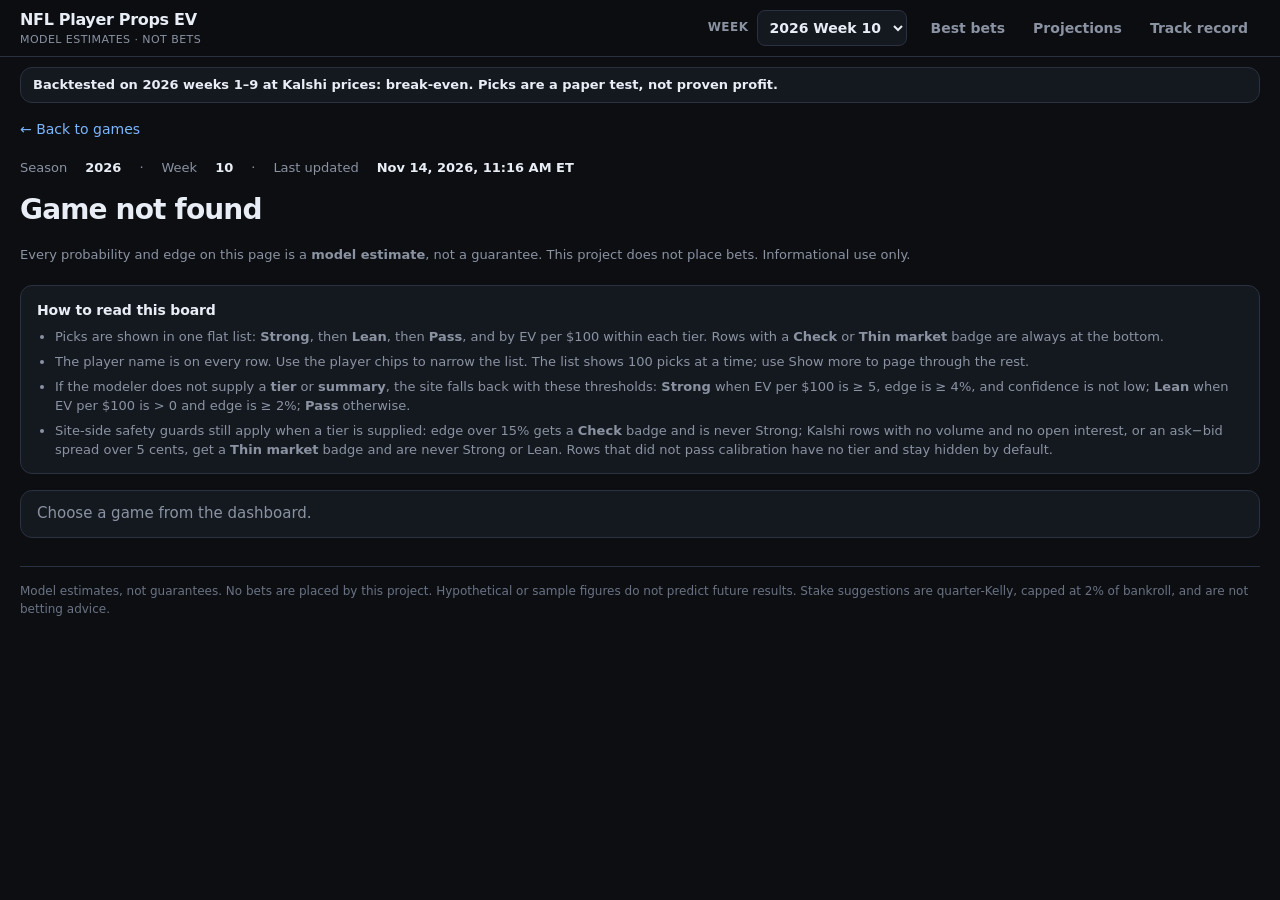
<file: game.html>
<!DOCTYPE html>
<html lang="en">
<head>
  <meta charset="utf-8">
  <meta name="viewport" content="width=device-width, initial-scale=1, viewport-fit=cover">
  <title>Game · NFL Player Props EV</title>
  <meta name="description" content="Model-estimated expected value for one NFL game's player props. Estimates only, not guarantees. No bets are placed.">
  <link rel="stylesheet" href="css/styles.css">
  <link rel="icon" href="data:image/svg+xml,%3Csvg xmlns='http://www.w3.org/2000/svg' viewBox='0 0 16 16'%3E%3Crect width='16' height='16' rx='3' fill='%230c0e12'/%3E%3Cpath d='M3 11 L7 5 L10 9 L13 4' fill='none' stroke='%233ecf8e' stroke-width='1.8' stroke-linecap='round' stroke-linejoin='round'/%3E%3C/svg%3E">
</head>
<body>
  <header class="site-header">
    <div class="wrap">
      <a class="brand" href="index.html">
        <span class="brand-title">NFL Player Props EV</span>
        <span class="brand-sub">Model estimates · not bets</span>
      </a>
      <div class="header-right">
        <label class="week-select">Week
          <select id="week-select" aria-label="Select week"></select>
        </label>
        <nav class="primary" aria-label="Primary">
          <a href="index.html">Best bets</a>
          <a href="projections.html">Projections</a>
          <a href="track-record.html">Track record</a>
        </nav>
      </div>
    </div>
  </header>

  <main class="wrap">
    <a class="site-backtest-banner" id="site-backtest-banner" href="track-record.html#kalshi-backtest">Backtested on 2026 weeks 1–9 at Kalshi prices: break-even. Picks are a paper test, not proven profit.</a>
    <p class="back-row"><a id="back-link" href="index.html#games">← Back to games</a></p>
    <div class="page-meta" id="page-meta"></div>
    <div class="banner sample" id="sample-banner" hidden></div>
    <h1 class="game-title" id="game-title">Loading…</h1>
    <p class="game-kickoff" id="game-kickoff"></p>
    <div class="game-winner" id="game-winner" hidden></div>
    <p class="disclaimer">
      Every probability and edge on this page is a <strong>model estimate</strong>, not a guarantee.
      This project does not place bets. Informational use only.
    </p>

    <aside class="howto" id="howto">
      <h2>How to read this board</h2>
      <ul>
        <li>Picks are shown in one flat list: <strong>Strong</strong>, then <strong>Lean</strong>, then <strong>Pass</strong>, and by EV per $100 within each tier. Rows with a <strong>Check</strong> or <strong>Thin market</strong> badge are always at the bottom.</li>
        <li>The player name is on every row. Use the player chips to narrow the list. The list shows 100 picks at a time; use Show more to page through the rest.</li>
        <li>If the modeler does not supply a <strong>tier</strong> or <strong>summary</strong>, the site falls back with these thresholds: <strong>Strong</strong> when EV per $100 is ≥ 5, edge is ≥ 4%, and confidence is not low; <strong>Lean</strong> when EV per $100 is &gt; 0 and edge is ≥ 2%; <strong>Pass</strong> otherwise.</li>
        <li>Site-side safety guards still apply when a tier is supplied: edge over 15% gets a <strong>Check</strong> badge and is never Strong; Kalshi rows with no volume and no open interest, or an ask−bid spread over 5 cents, get a <strong>Thin market</strong> badge and are never Strong or Lean. Rows that did not pass calibration have no tier and stay hidden by default.</li>
      </ul>
    </aside>

    <div class="banner empty" id="game-missing" hidden></div>

    <div id="game-parlays" hidden></div>

    <div id="game-board">
      <div class="player-chips" id="player-chips" aria-label="Filter by player"></div>
      <div class="results-bar">
        <span id="results-count"></span>
        <label class="toggle inline">
          <input type="checkbox" id="more-details">
          More details
        </label>
        <label class="toggle inline">
          <input type="checkbox" id="filter-failed">
          Show models that did not pass calibration
        </label>
      </div>
      <div class="table-wrap">
        <table class="props" aria-label="Player prop expected value for this game">
          <thead id="props-thead"></thead>
          <tbody id="props-tbody"></tbody>
        </table>
      </div>
      <div class="cards" id="props-cards"></div>
      <div class="pager" id="pager">
        <button type="button" class="pager-btn" id="show-prev" hidden>Previous</button>
        <button type="button" class="pager-btn" id="show-more" hidden>Show more</button>
      </div>
    </div>
  </main>

  <footer class="footer">
    Model estimates, not guarantees. No bets are placed by this project. Hypothetical or sample figures do not predict future results.
    Stake suggestions are quarter-Kelly, capped at 2% of bankroll, and are not betting advice.
  </footer>

  <script src="js/common.js"></script>
  <script src="js/board.js"></script>
  <script src="js/parlays.js"></script>
  <script src="js/game.js"></script>
</body>
</html>
</file>
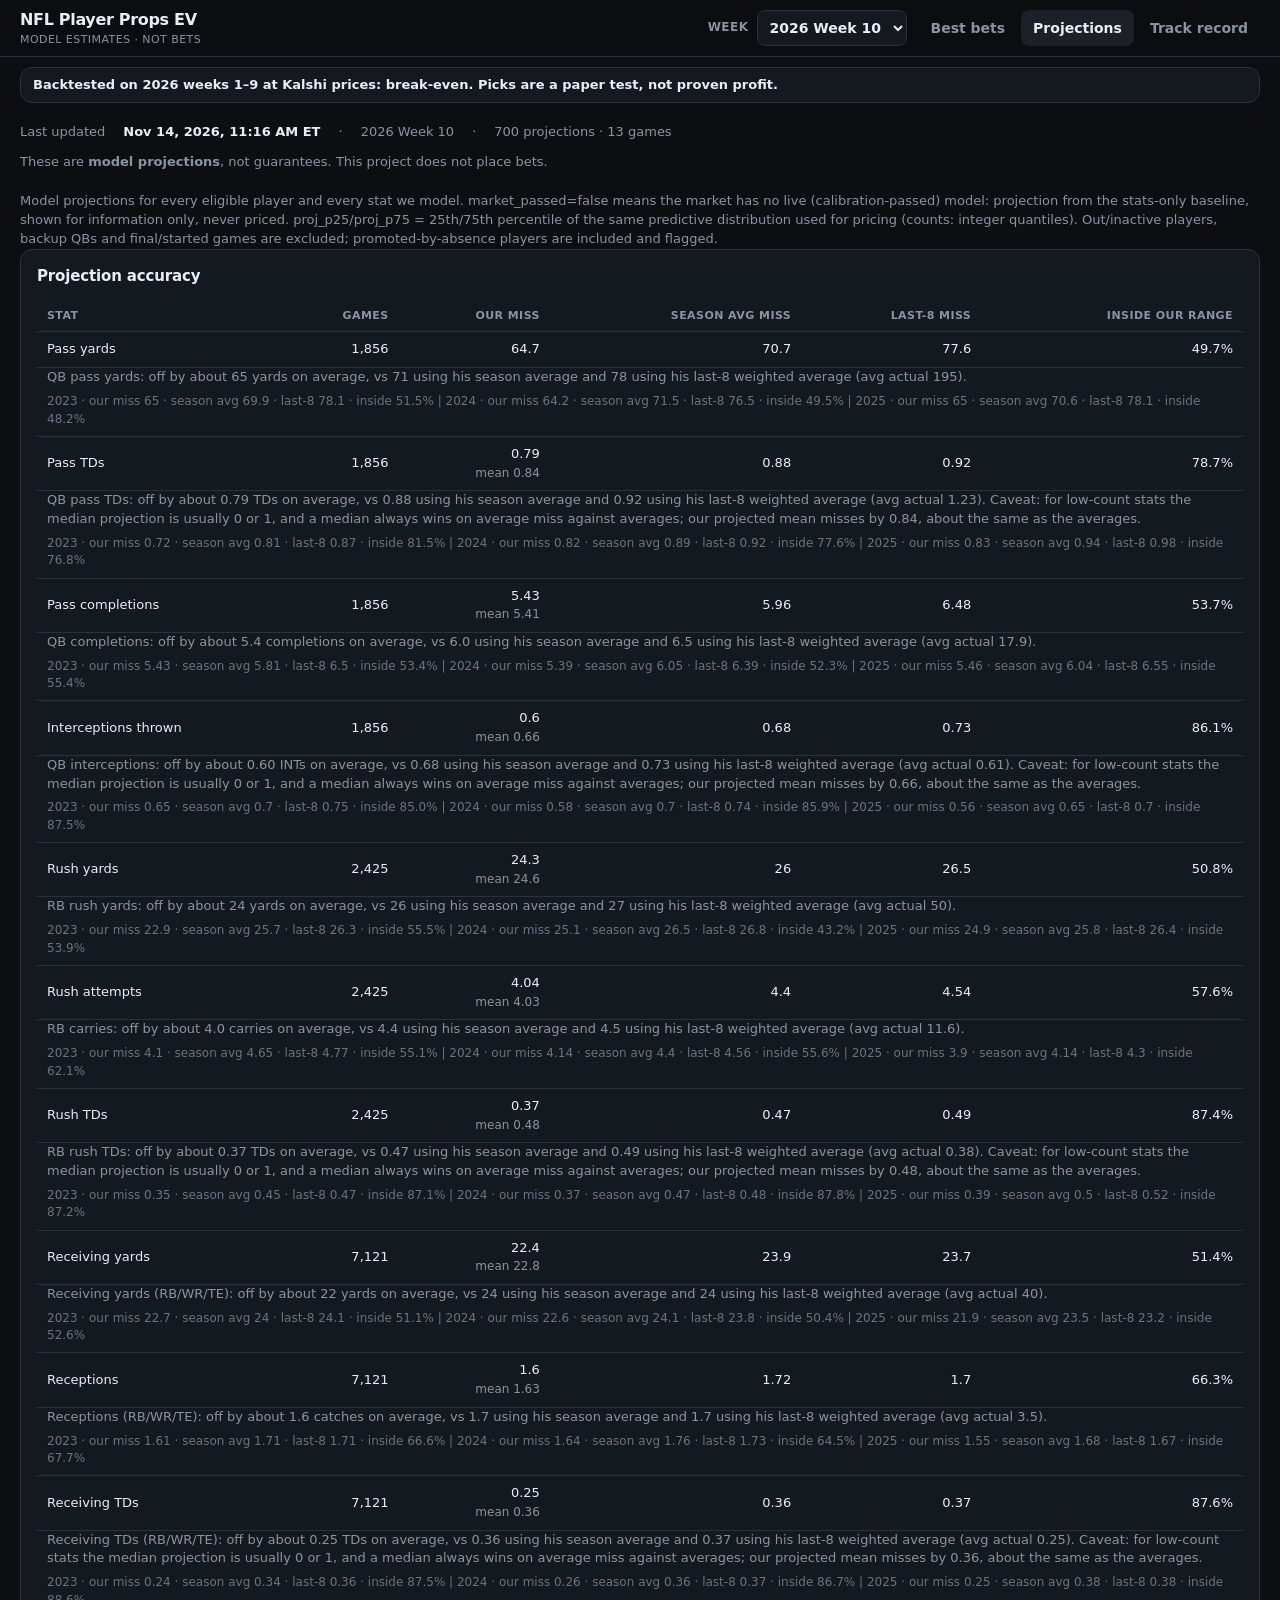
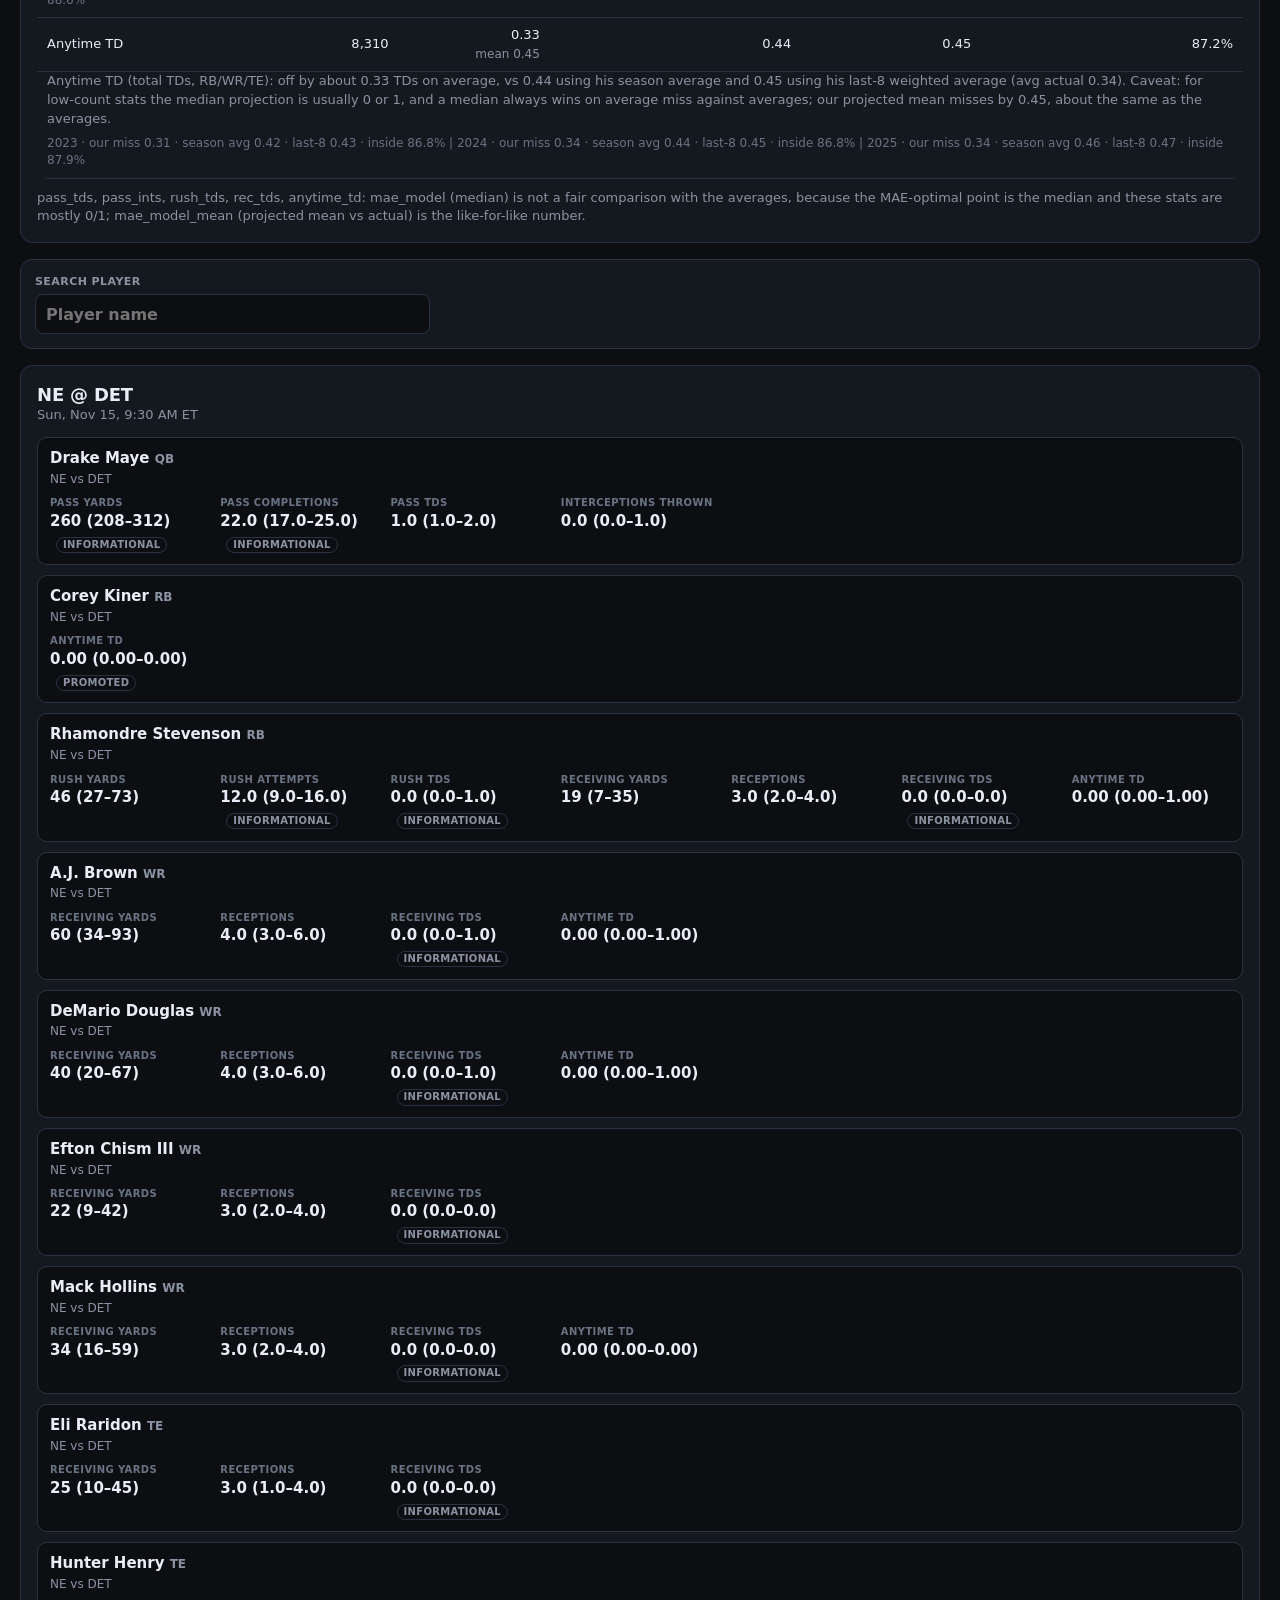
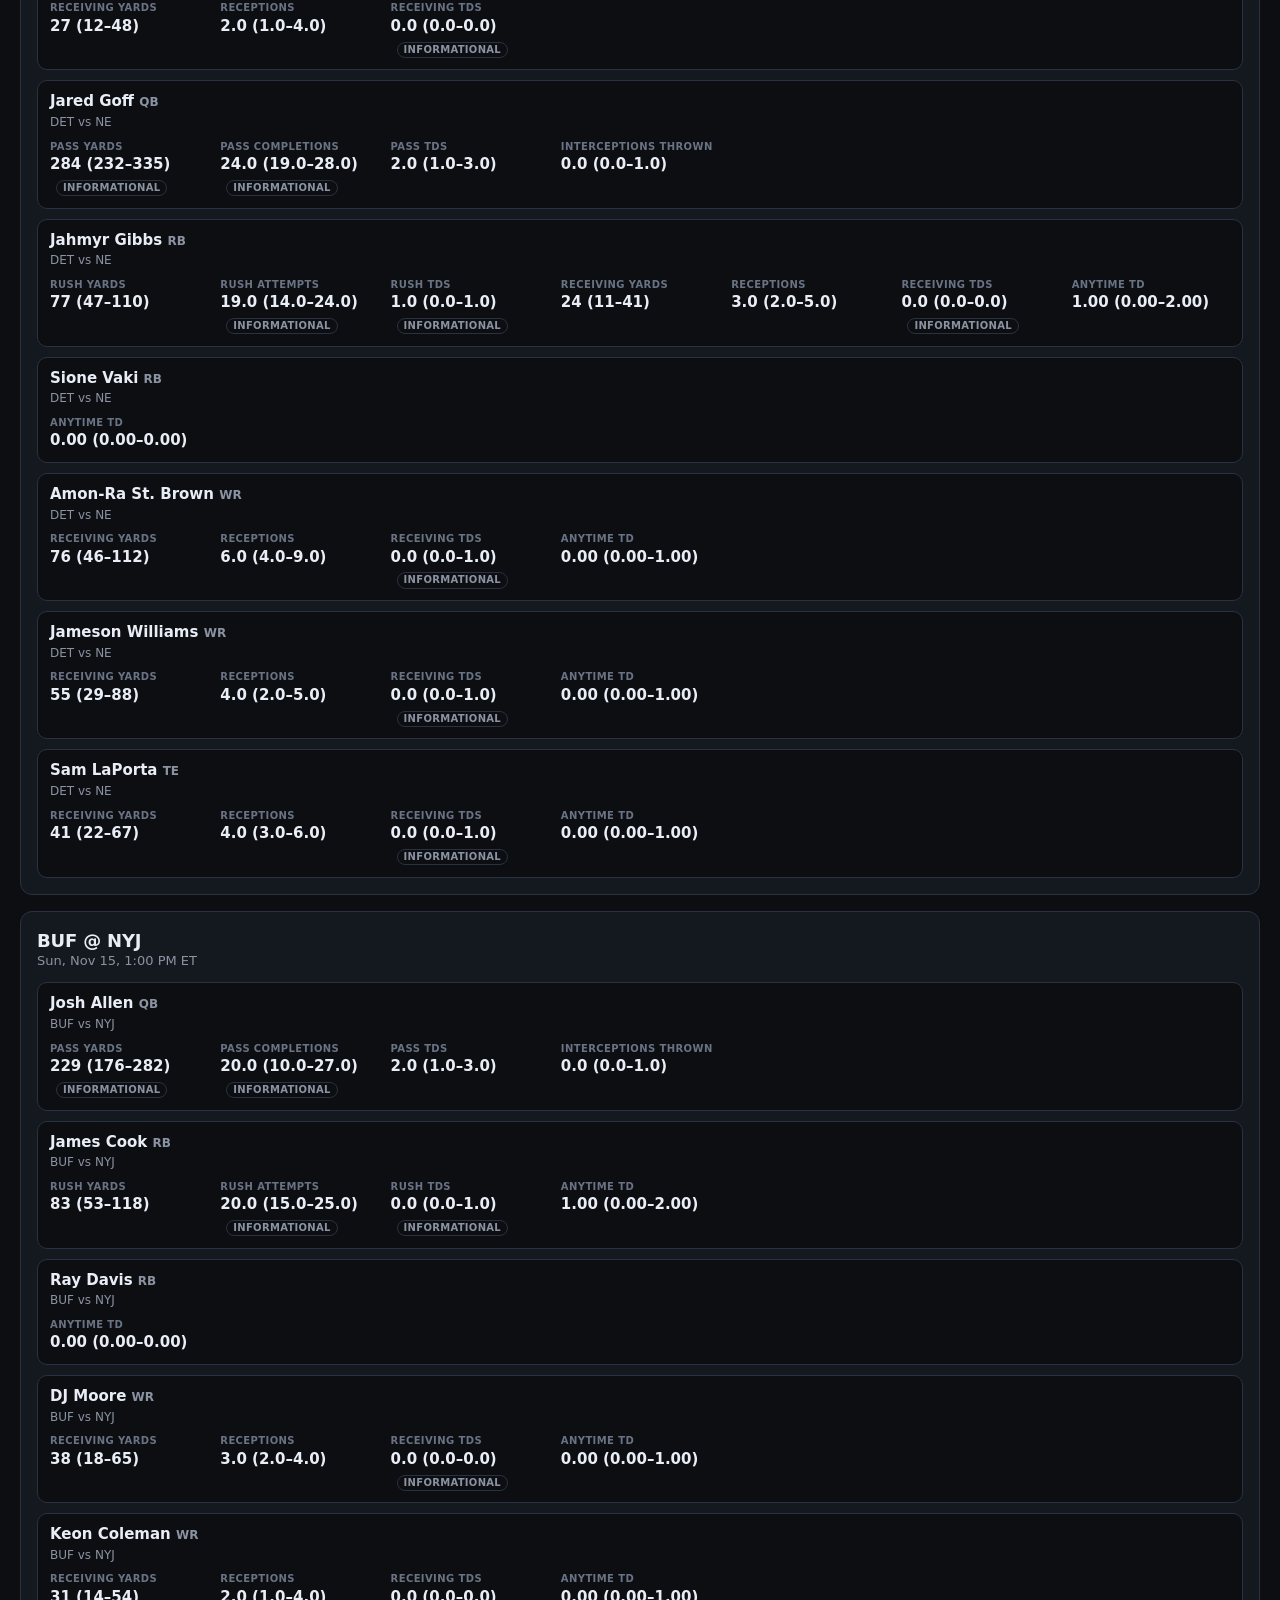
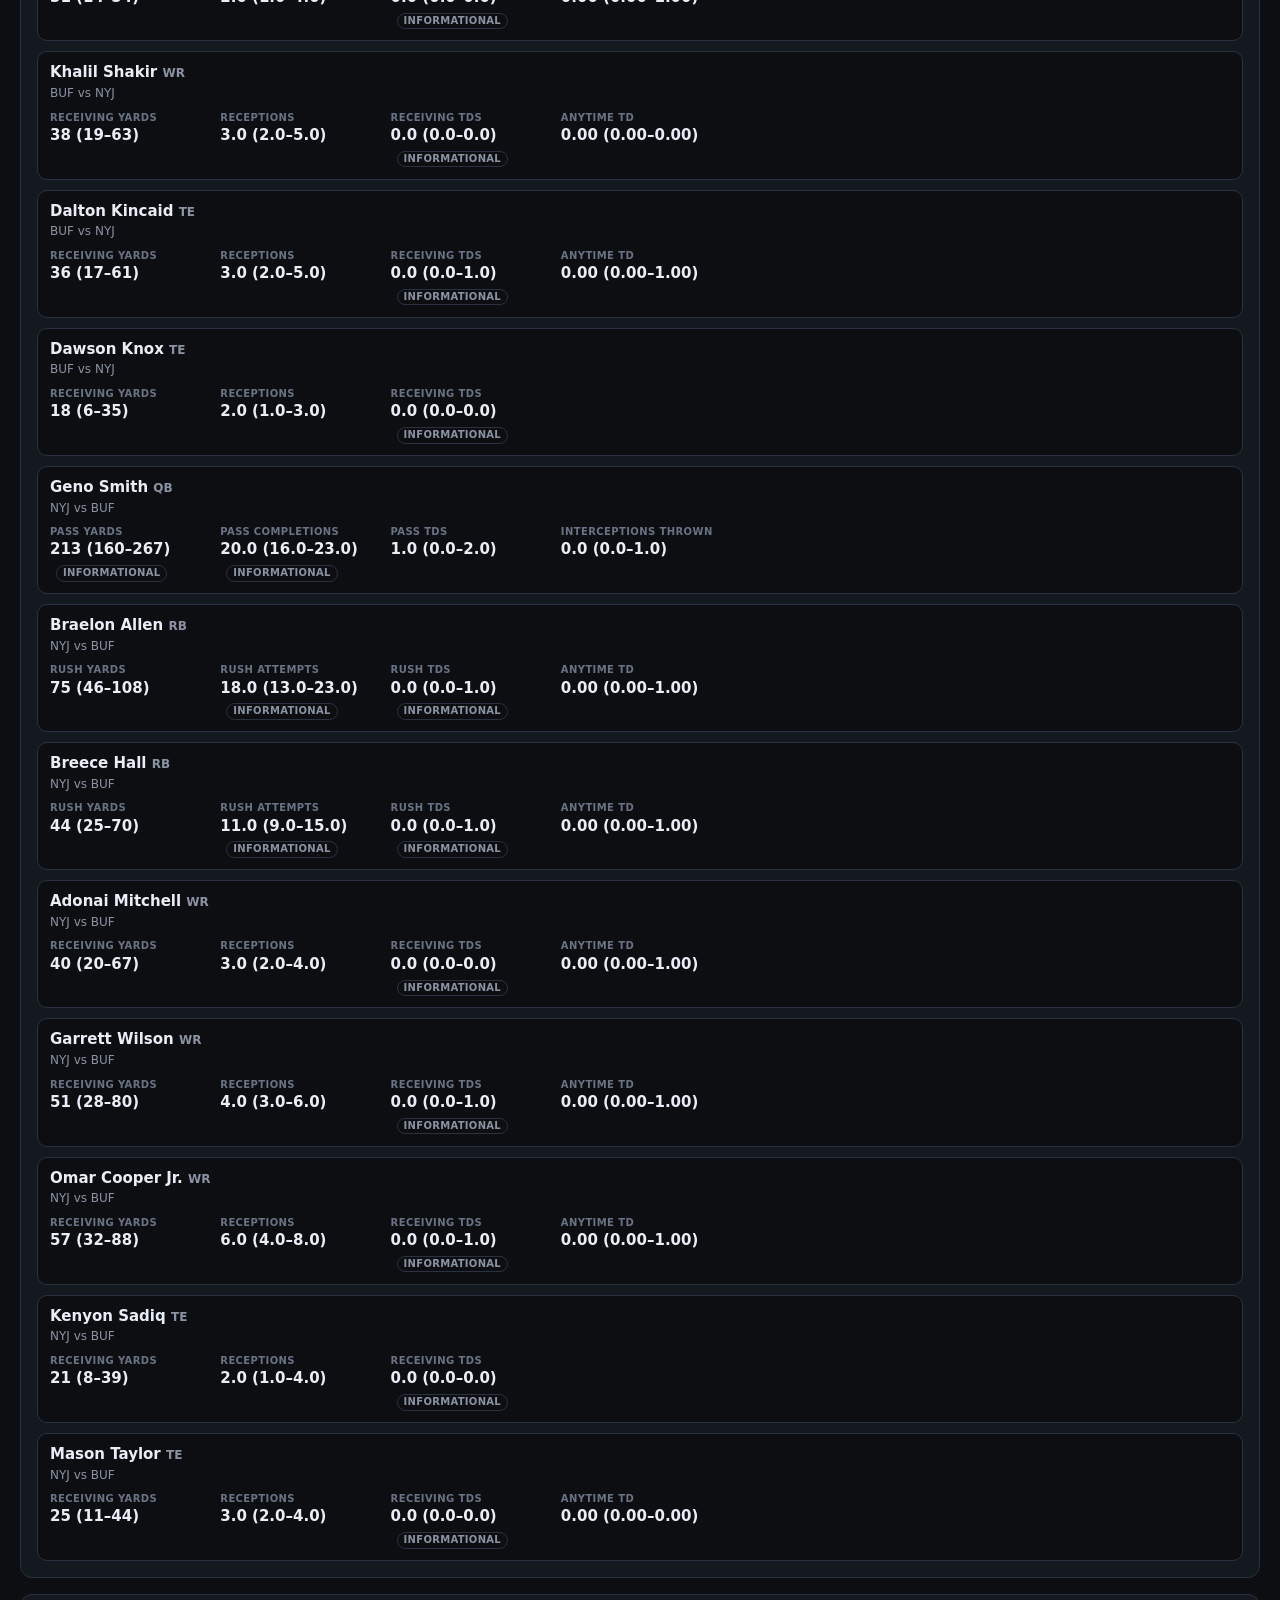
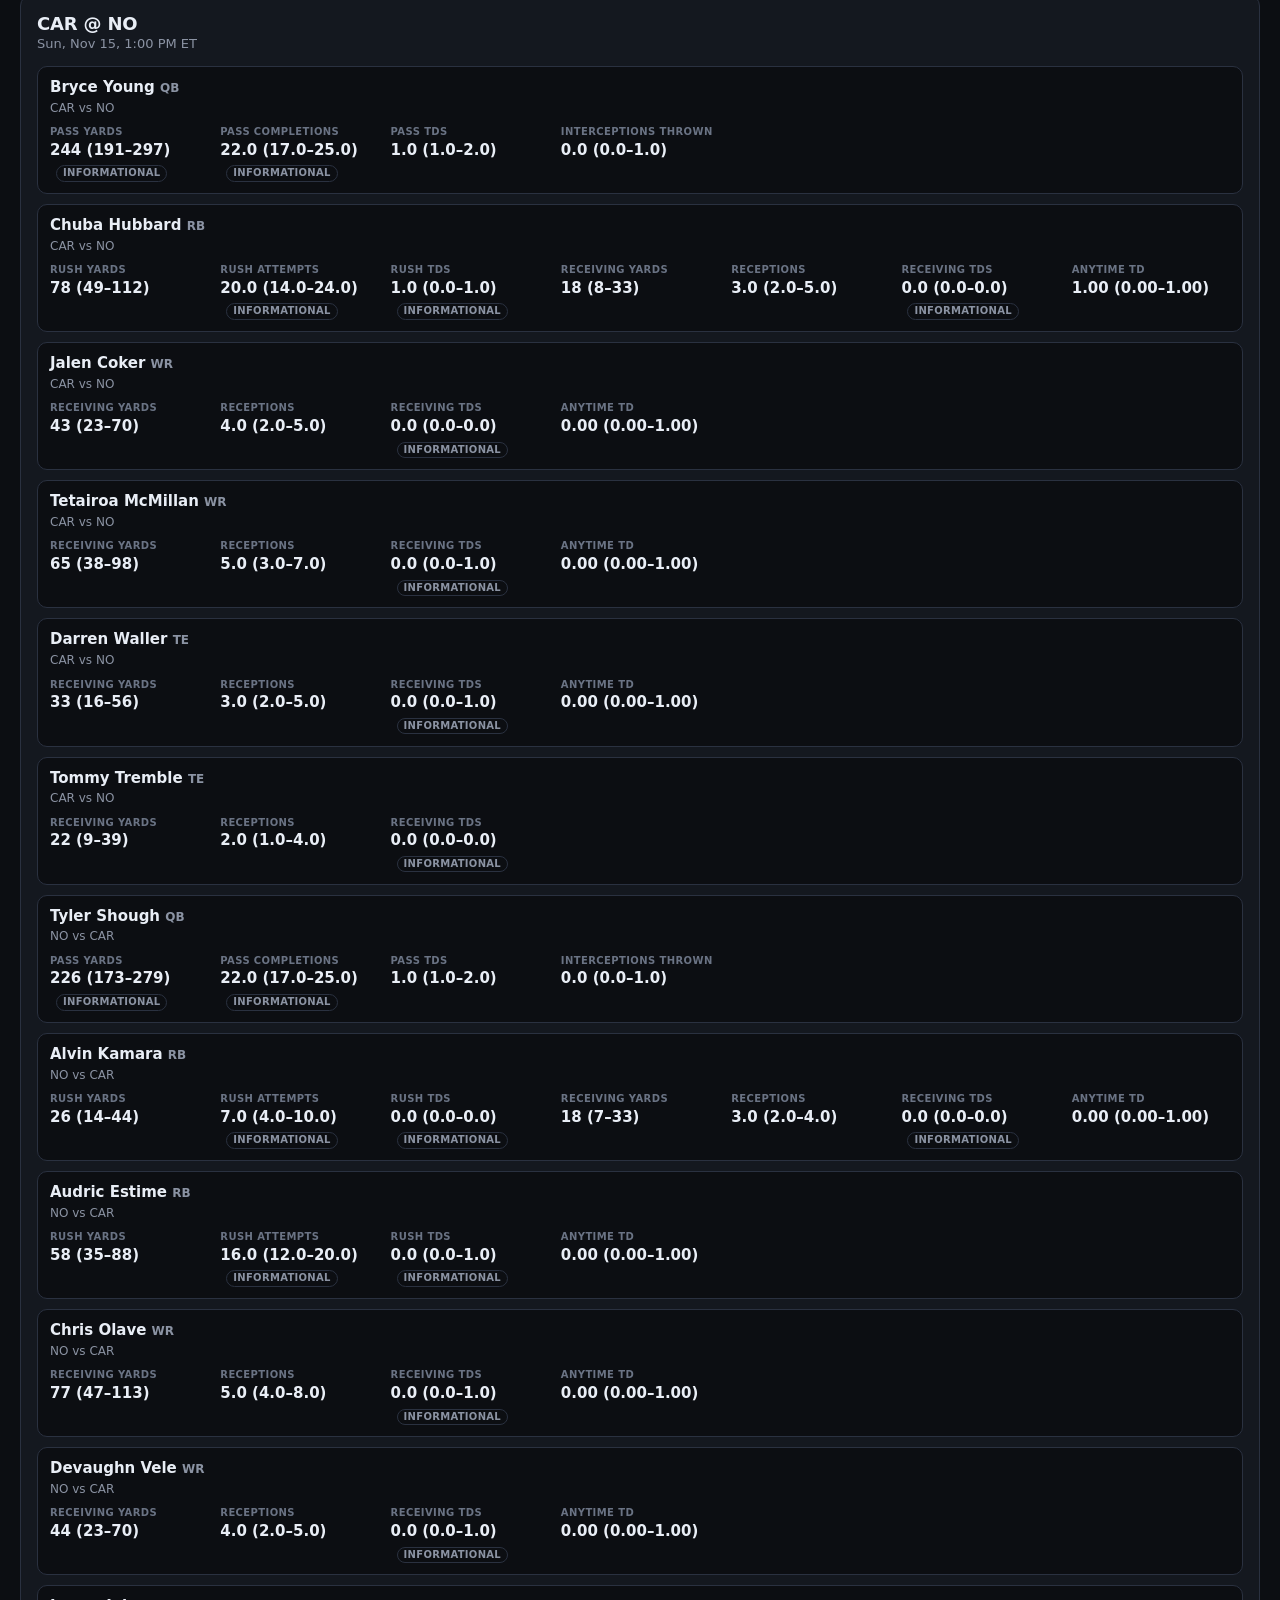
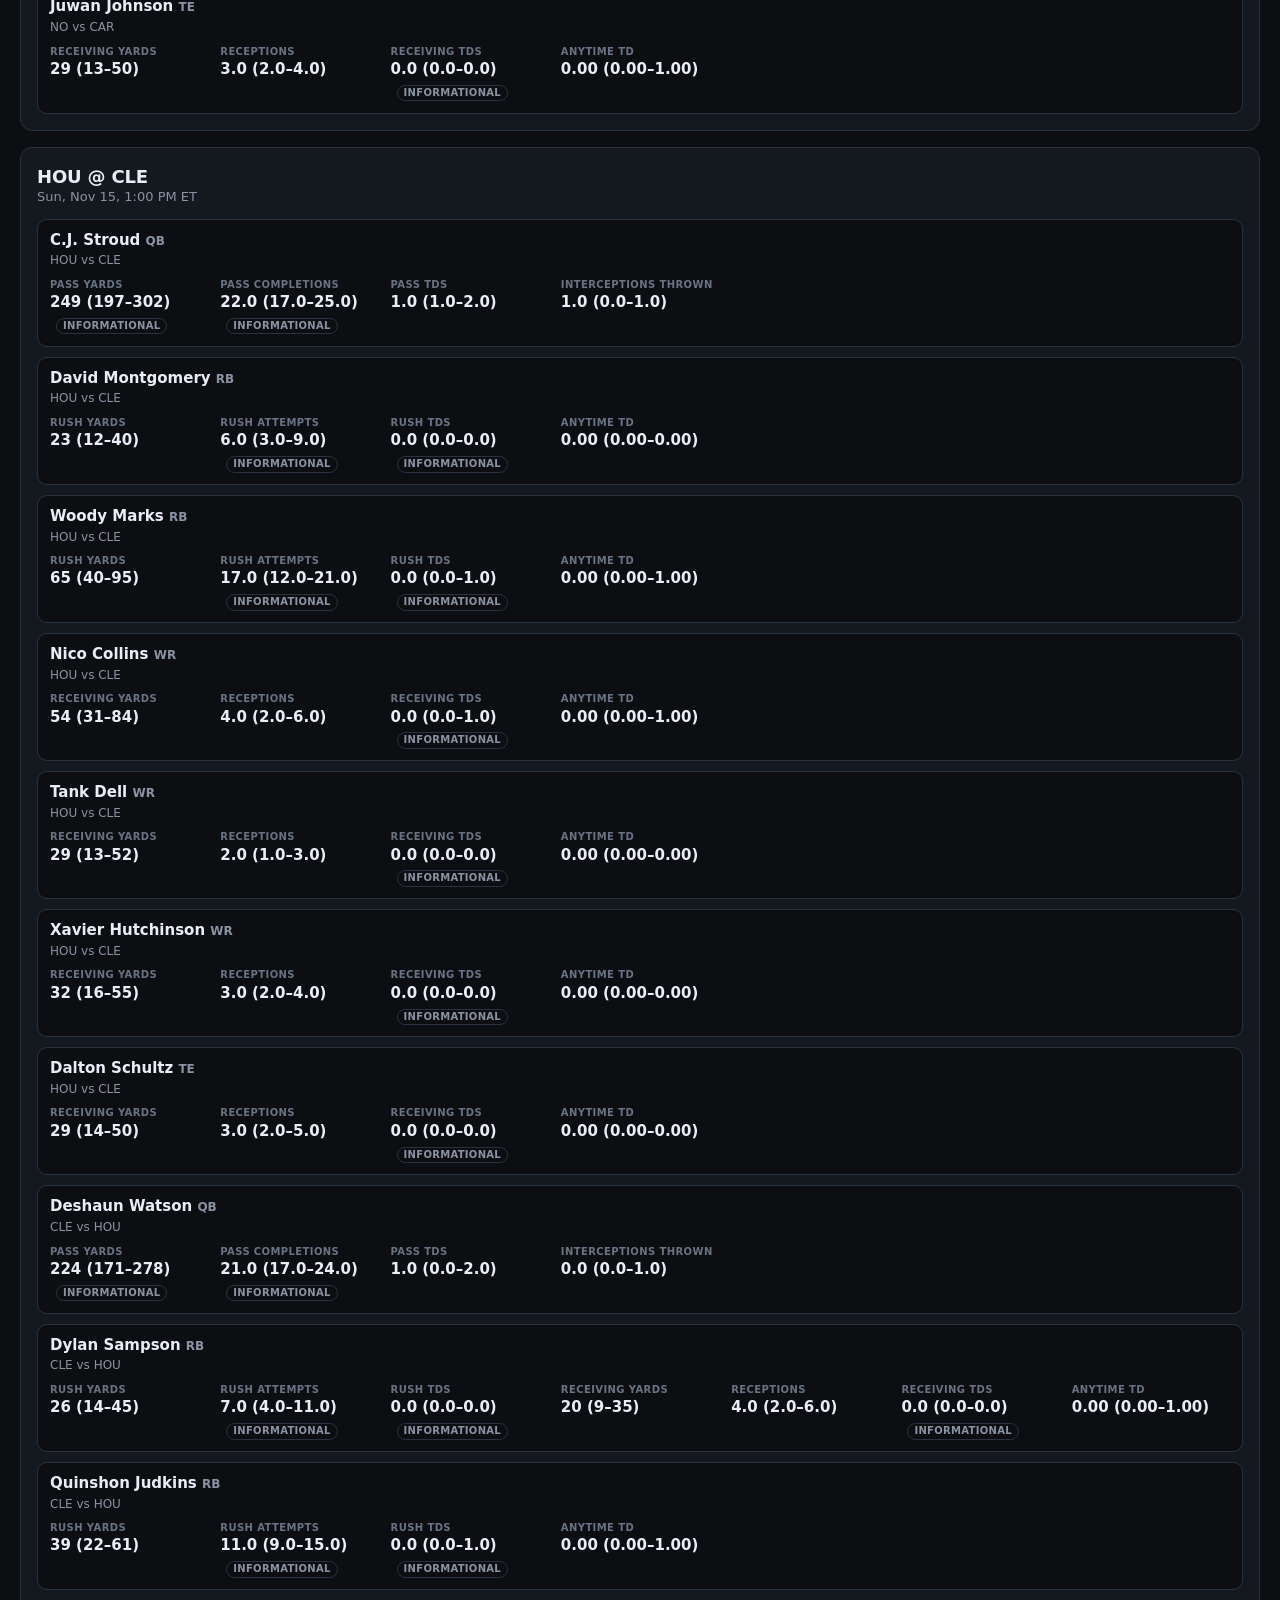
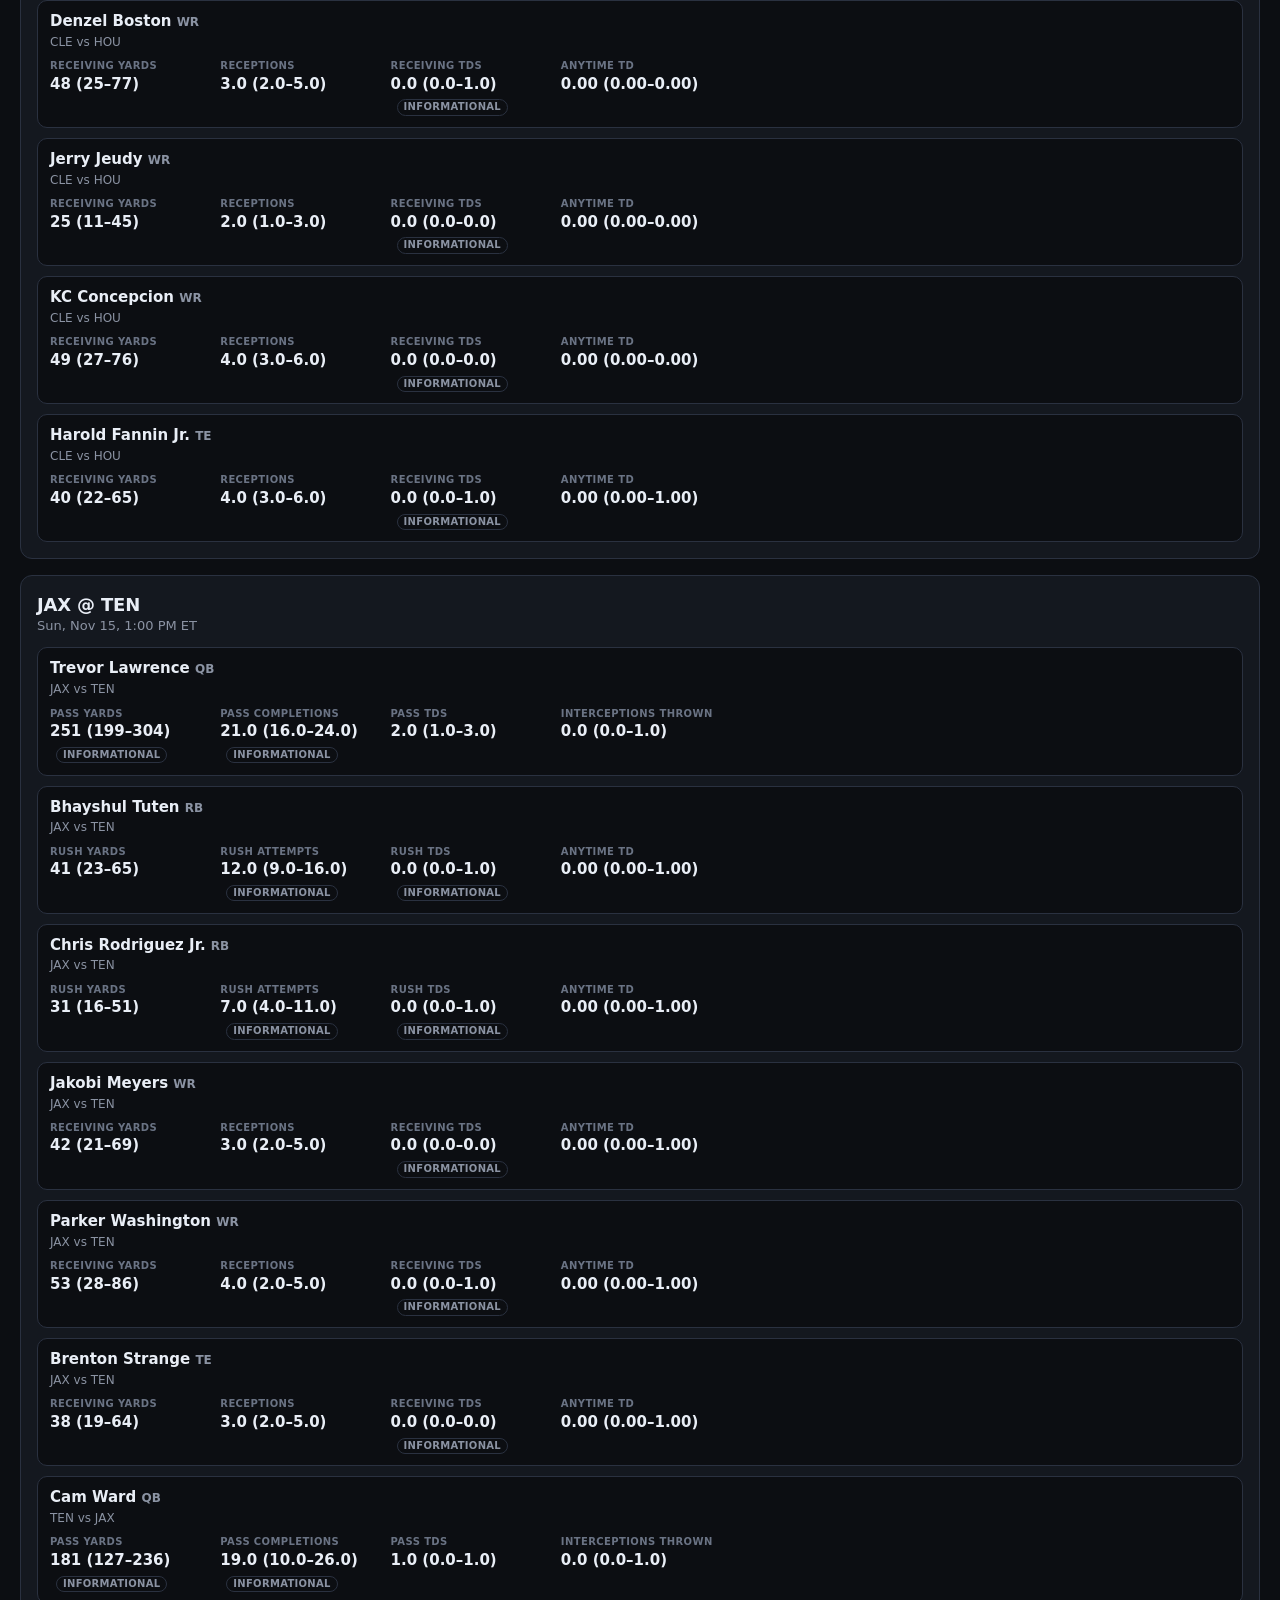
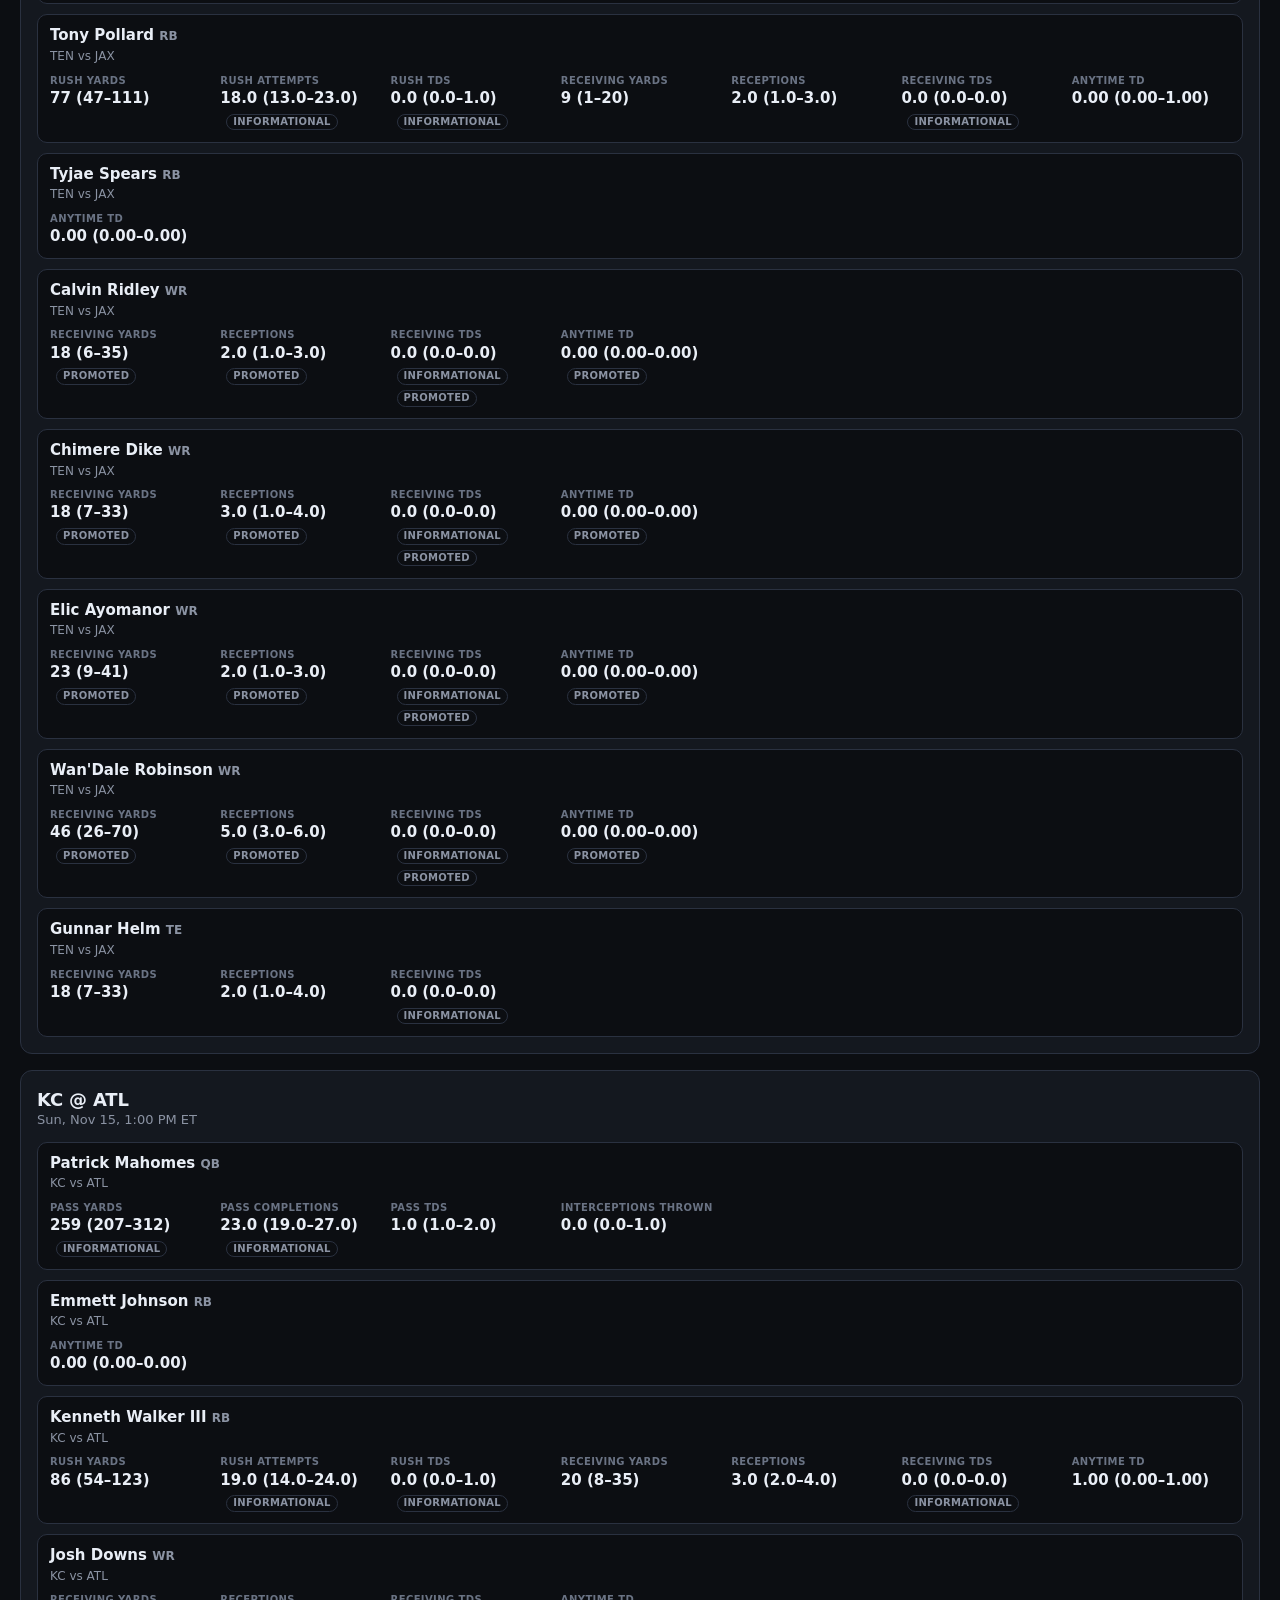
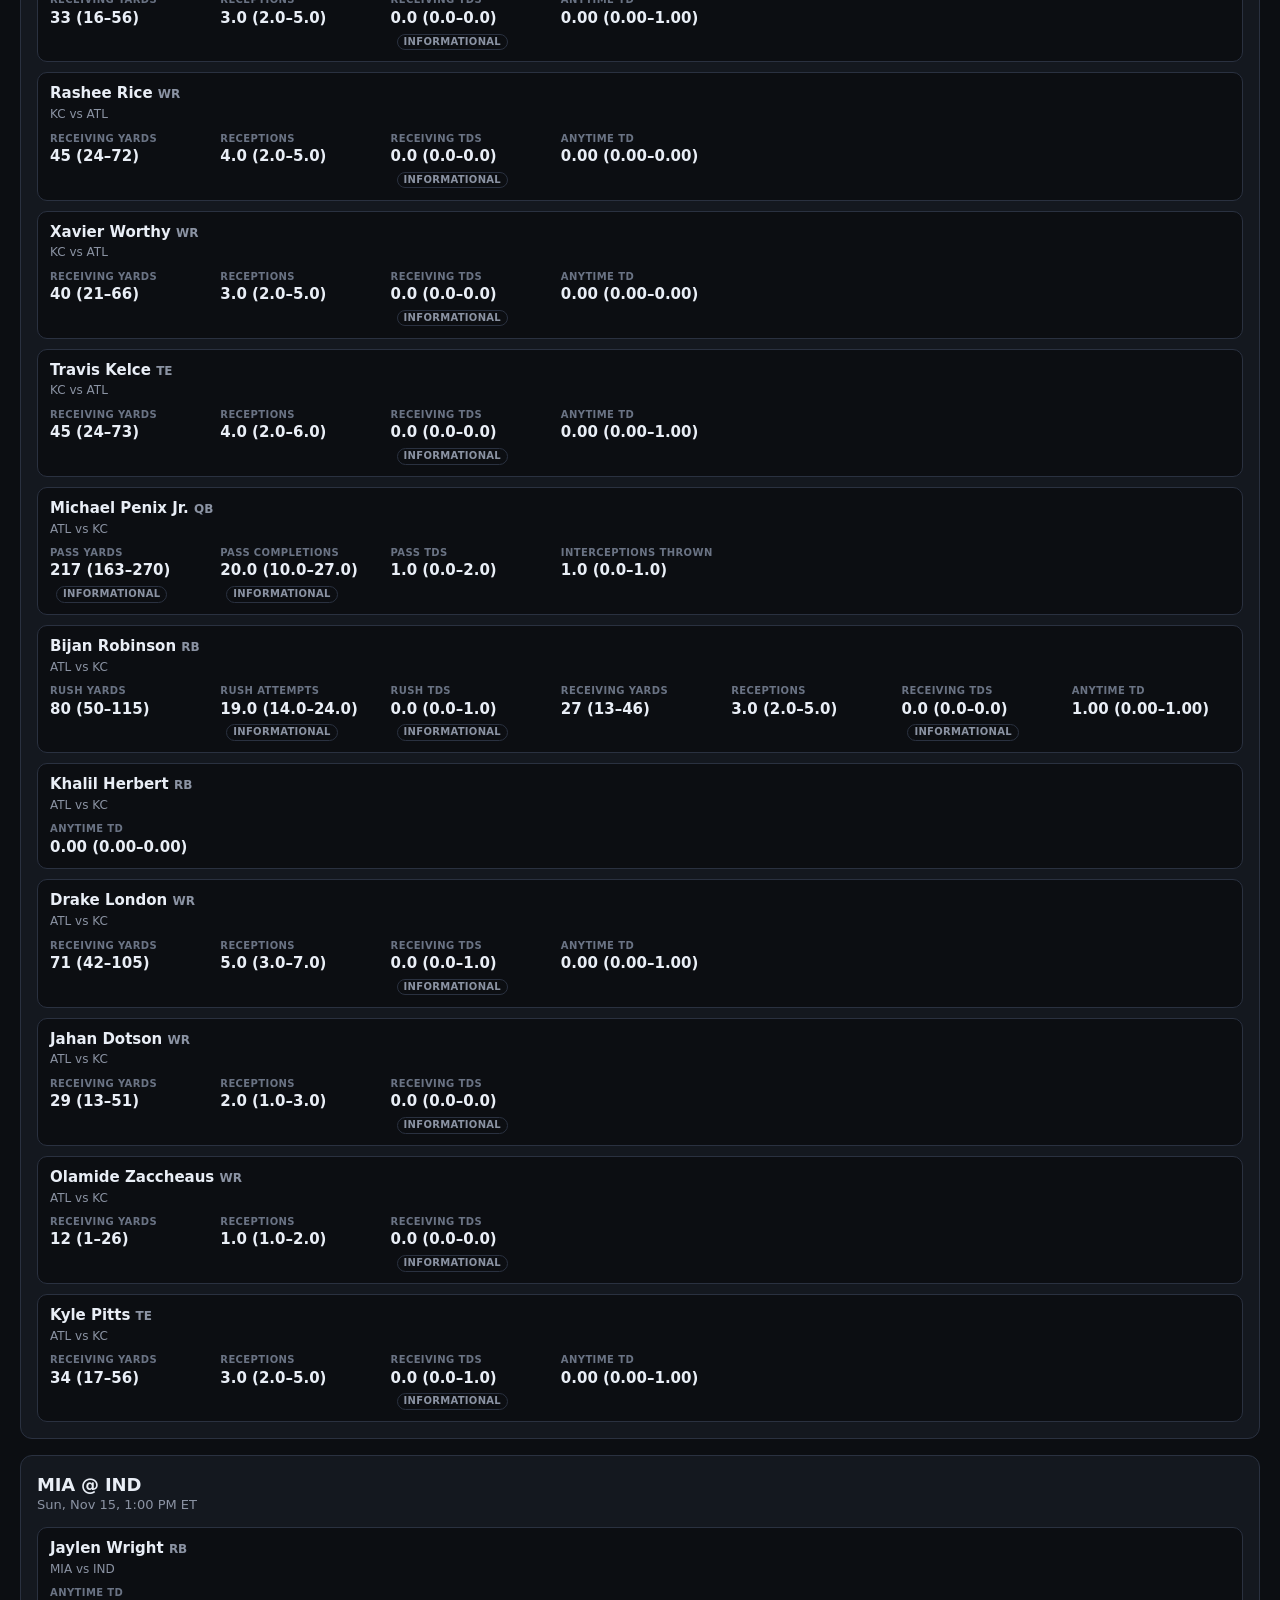
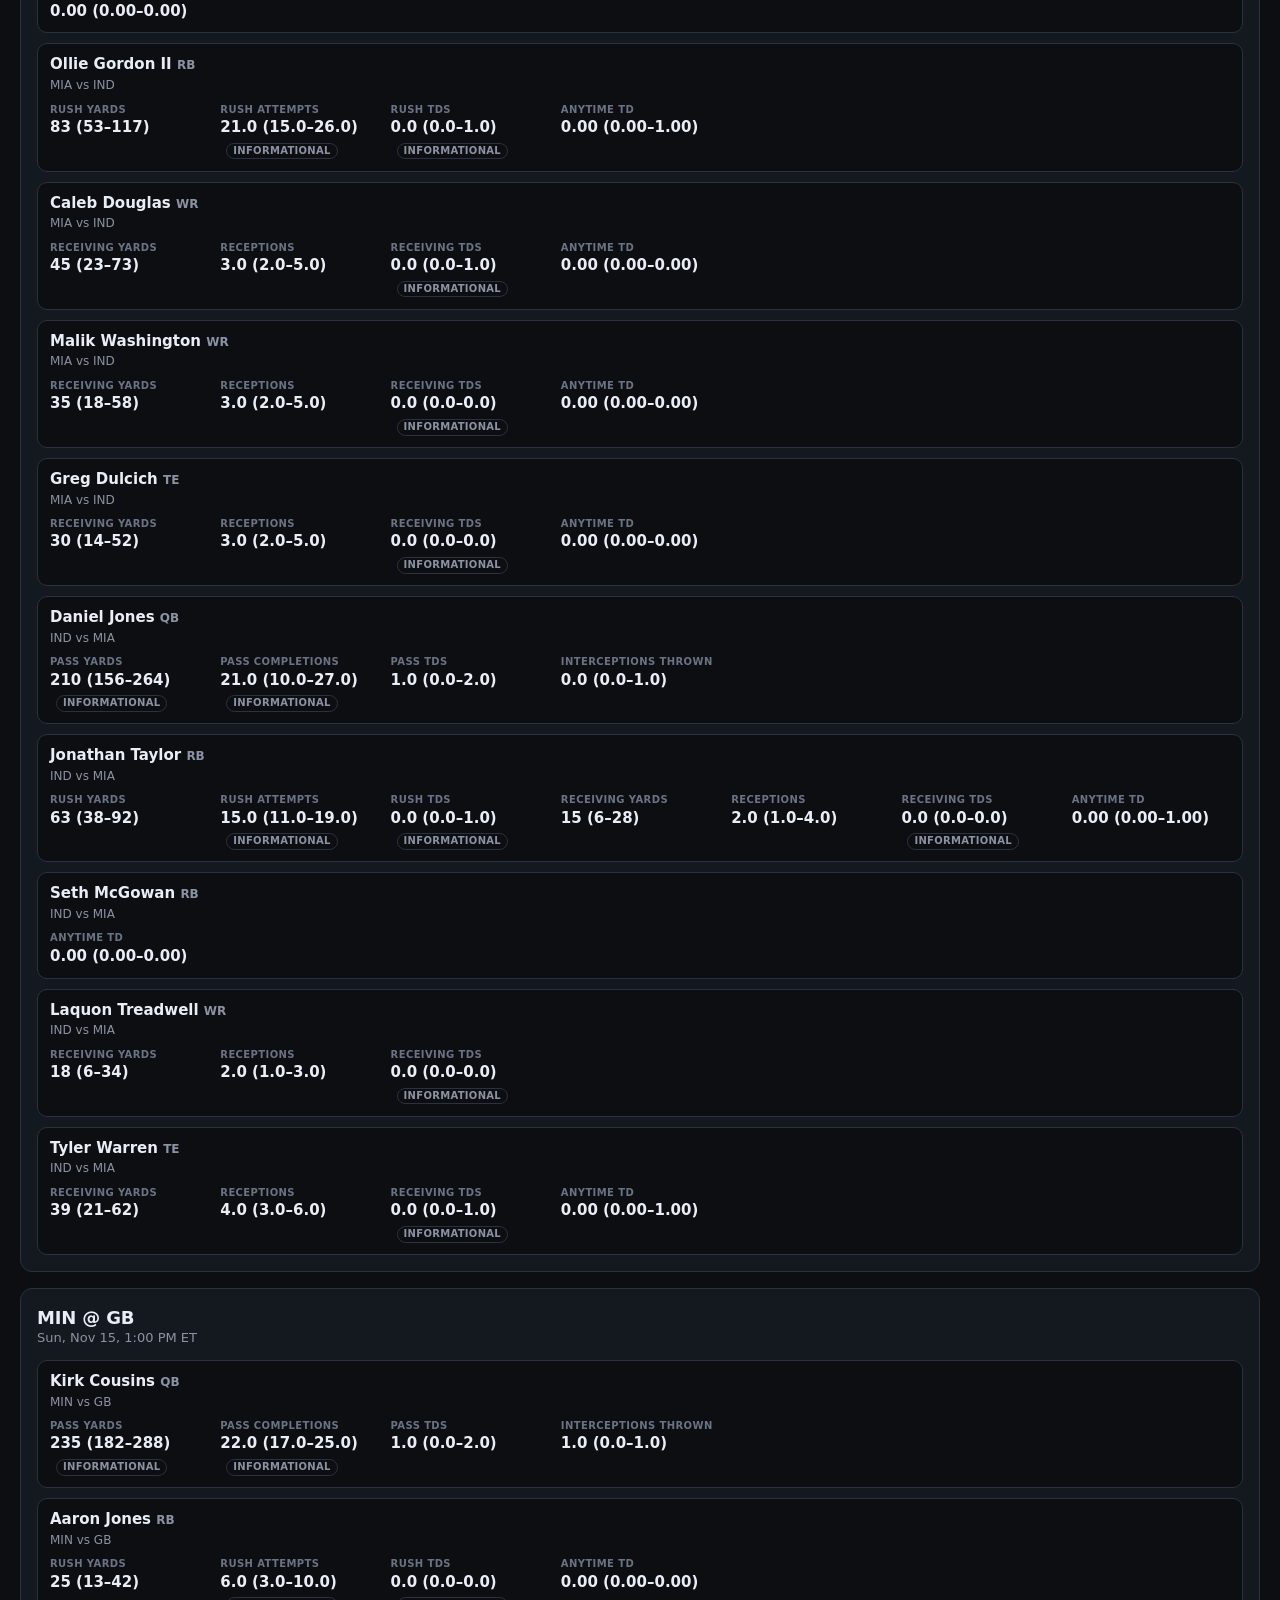
<file: projections.html>
<!DOCTYPE html>
<html lang="en">
<head>
  <meta charset="utf-8">
  <meta name="viewport" content="width=device-width, initial-scale=1, viewport-fit=cover">
  <title>Projections · NFL Player Props EV</title>
  <meta name="description" content="Model projections for NFL player stats, grouped by game. Estimates only, not betting results.">
  <link rel="stylesheet" href="css/styles.css">
  <link rel="icon" href="data:image/svg+xml,%3Csvg xmlns='http://www.w3.org/2000/svg' viewBox='0 0 16 16'%3E%3Crect width='16' height='16' rx='3' fill='%230c0e12'/%3E%3Cpath d='M3 11 L7 5 L10 9 L13 4' fill='none' stroke='%233ecf8e' stroke-width='1.8' stroke-linecap='round' stroke-linejoin='round'/%3E%3C/svg%3E">
</head>
<body class="proj-page">
  <header class="site-header">
    <div class="wrap">
      <a class="brand" href="index.html">
        <span class="brand-title">NFL Player Props EV</span>
        <span class="brand-sub">Model estimates · not bets</span>
      </a>
      <div class="header-right">
        <label class="week-select">Week
          <select id="week-select" aria-label="Select week"></select>
        </label>
        <nav class="primary" aria-label="Primary">
          <a href="index.html">Best bets</a>
          <a href="projections.html" aria-current="page">Projections</a>
          <a href="track-record.html">Track record</a>
        </nav>
      </div>
    </div>
  </header>

  <main class="wrap">
    <a class="site-backtest-banner" id="site-backtest-banner" href="track-record.html#kalshi-backtest">Backtested on 2026 weeks 1–9 at Kalshi prices: break-even. Picks are a paper test, not proven profit.</a>
    <div class="page-meta" id="page-meta">Loading…</div>
    <div class="banner sample" id="sample-banner" hidden></div>
    <p class="disclaimer">
      These are <strong>model projections</strong>, not guarantees. This project does not place bets.
    </p>
    <p class="panel-note" id="proj-file-note" hidden></p>

    <section class="panel" id="projection-accuracy-panel" hidden>
      <h2>Projection accuracy</h2>
      <div class="table-wrap" style="border:0;background:transparent;">
        <table class="plain" aria-label="Projection accuracy">
          <thead>
            <tr>
              <th>Stat</th>
              <th class="num">Games</th>
              <th class="num">Our miss</th>
              <th class="num">Season avg miss</th>
              <th class="num">Last-8 miss</th>
              <th class="num">Inside our range</th>
            </tr>
          </thead>
          <tbody id="projection-accuracy-tbody"></tbody>
        </table>
      </div>
      <p class="panel-note" id="projection-accuracy-note"></p>
    </section>

    <form class="filters proj-search" id="proj-filters" onsubmit="return false;">
      <label class="span-2">Search player
        <input type="search" id="proj-q" placeholder="Player name" autocomplete="off" spellcheck="false">
      </label>
    </form>

    <div class="banner empty" id="proj-empty" hidden>No projections have been published for this week yet.</div>
    <div id="proj-games"></div>
  </main>

  <footer class="footer">
    Model estimates, not guarantees. No bets are placed by this project.
  </footer>

  <script src="js/common.js"></script>
  <script src="js/board.js"></script>
  <script src="js/projection-accuracy.js"></script>
  <script src="js/projections.js"></script>
</body>
</html>
</file>
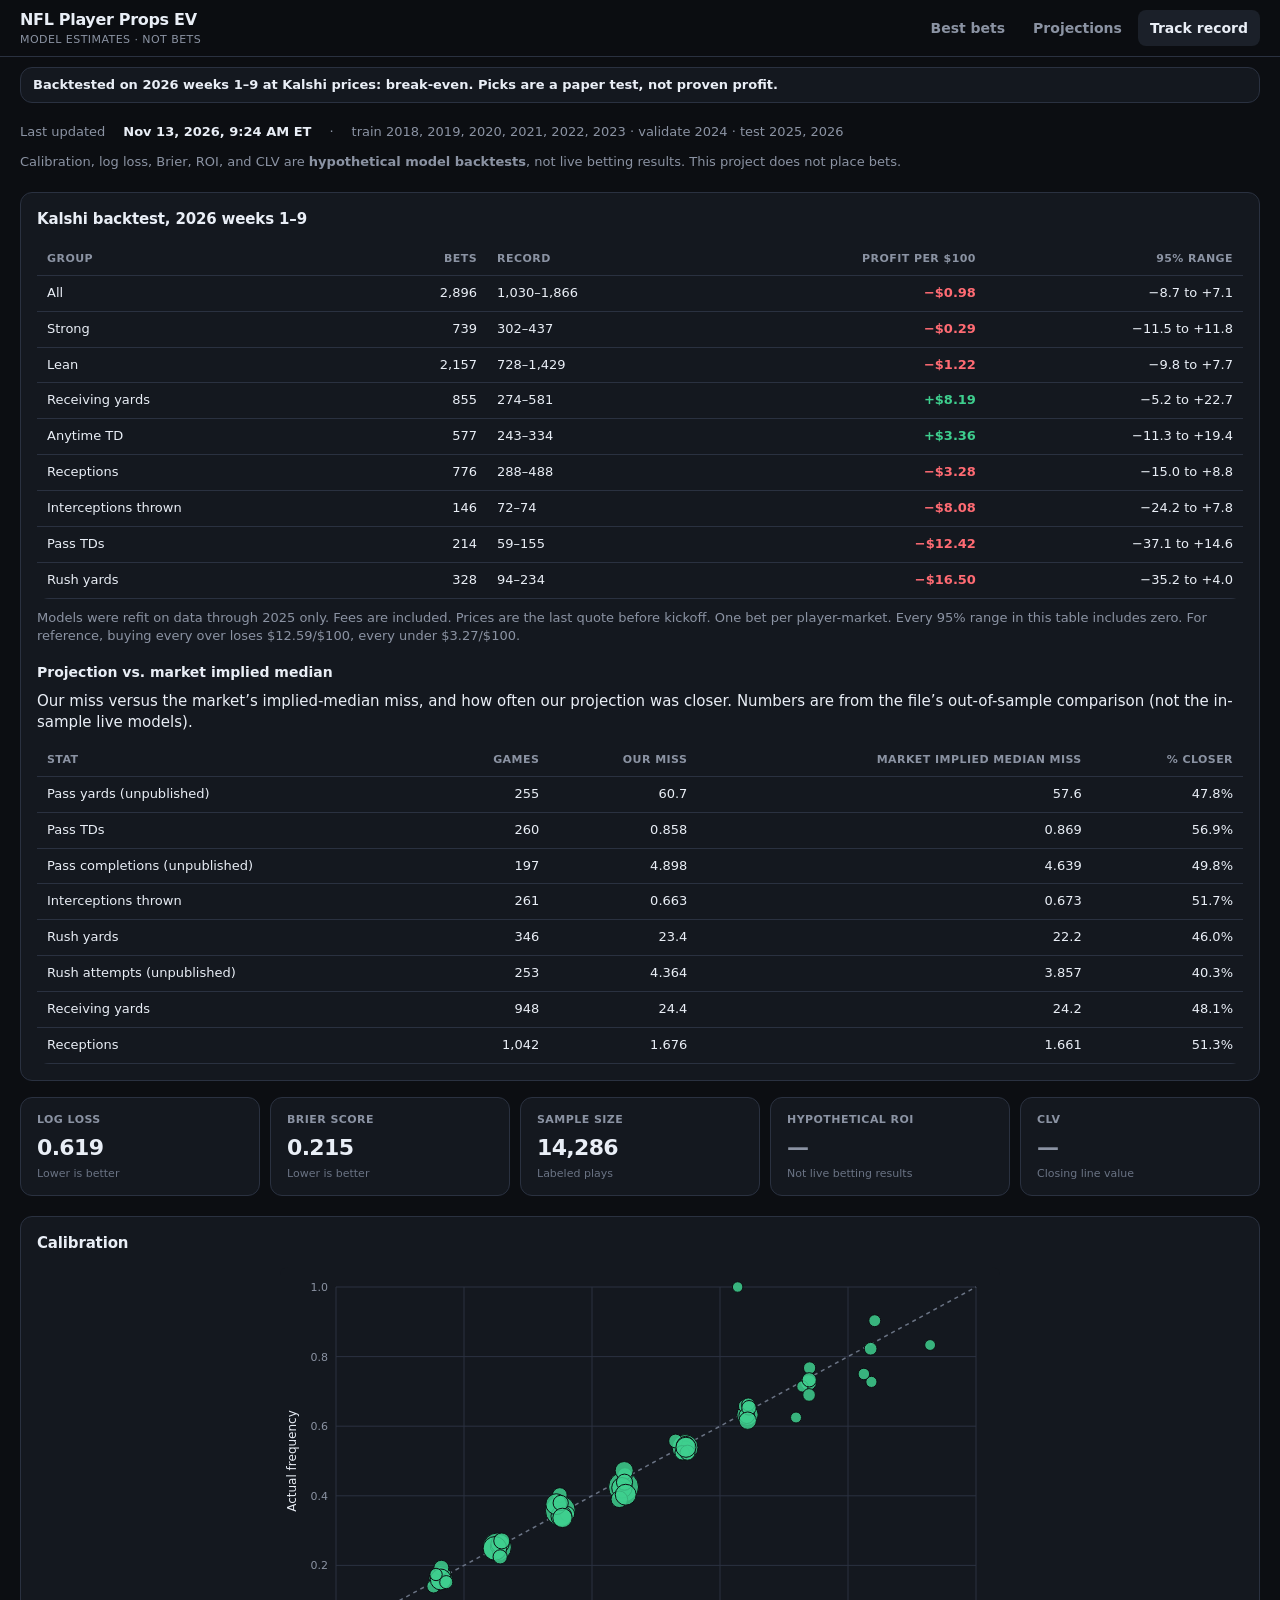
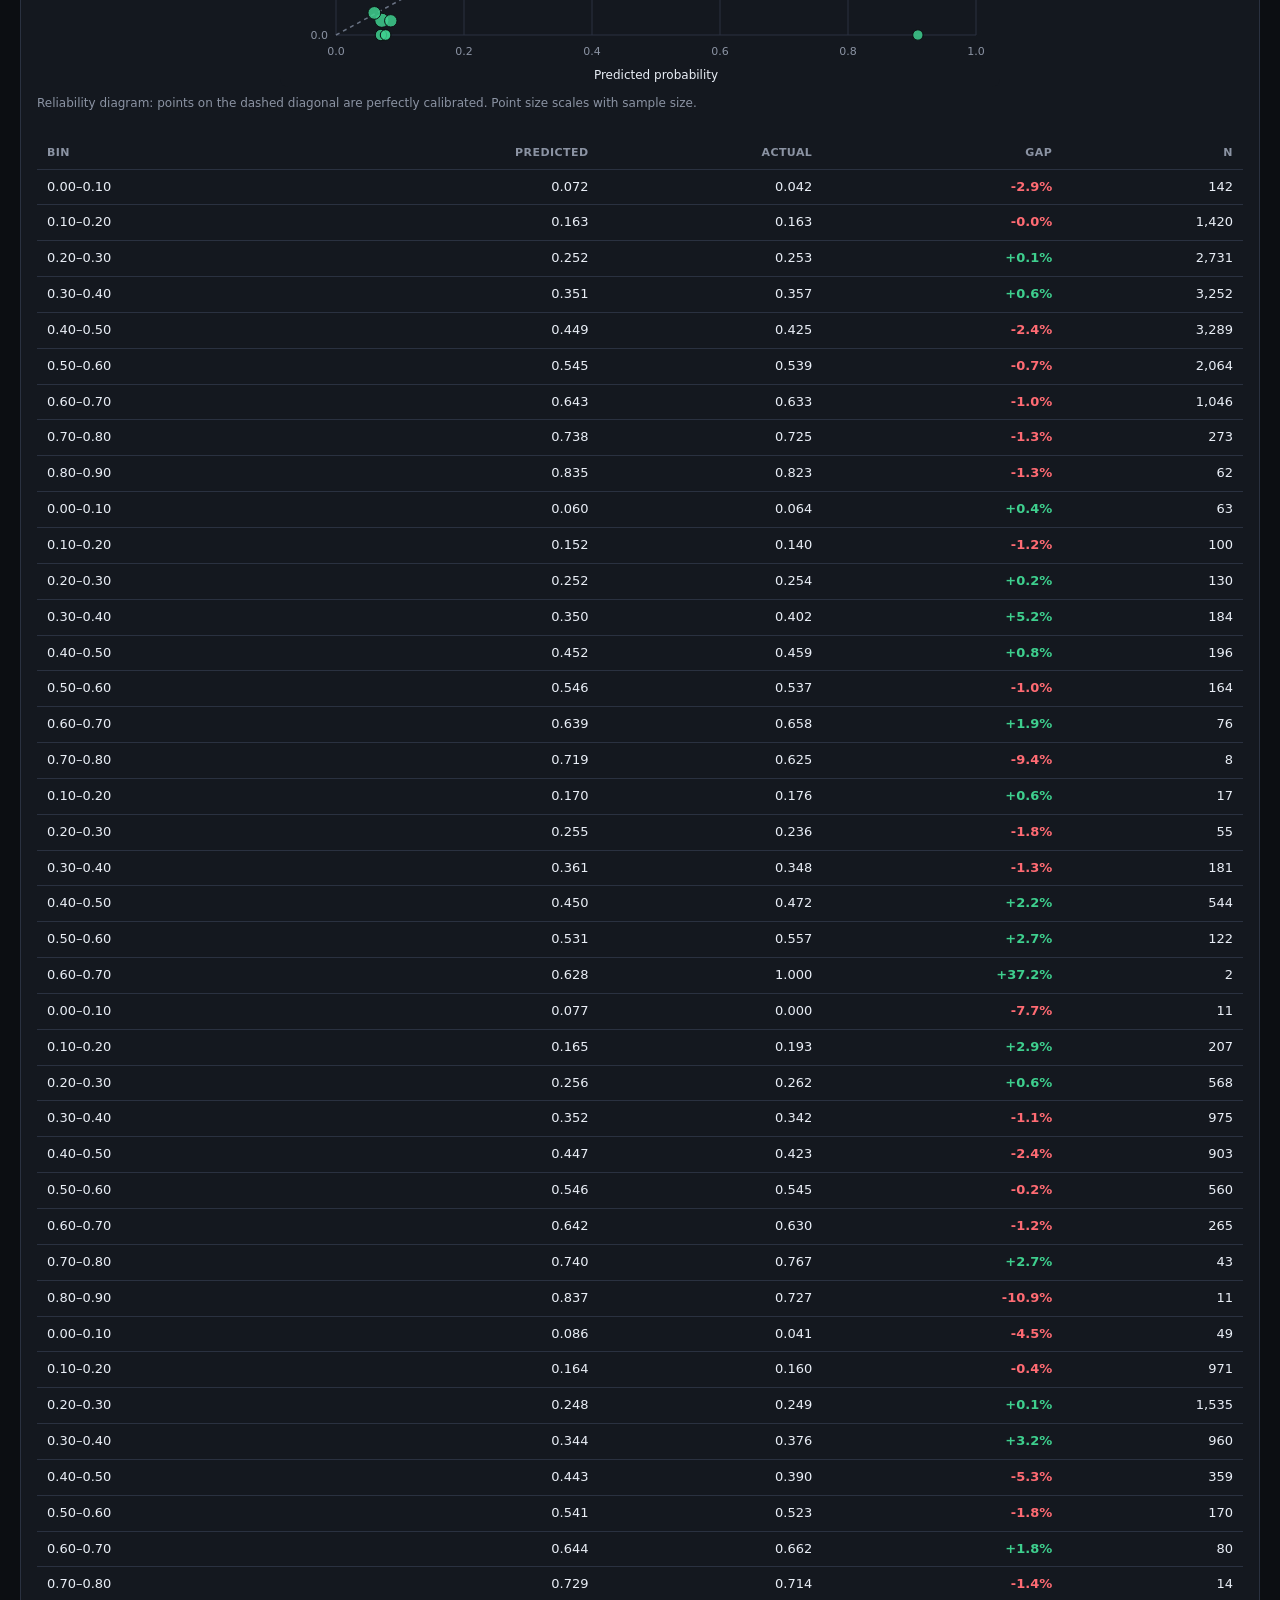
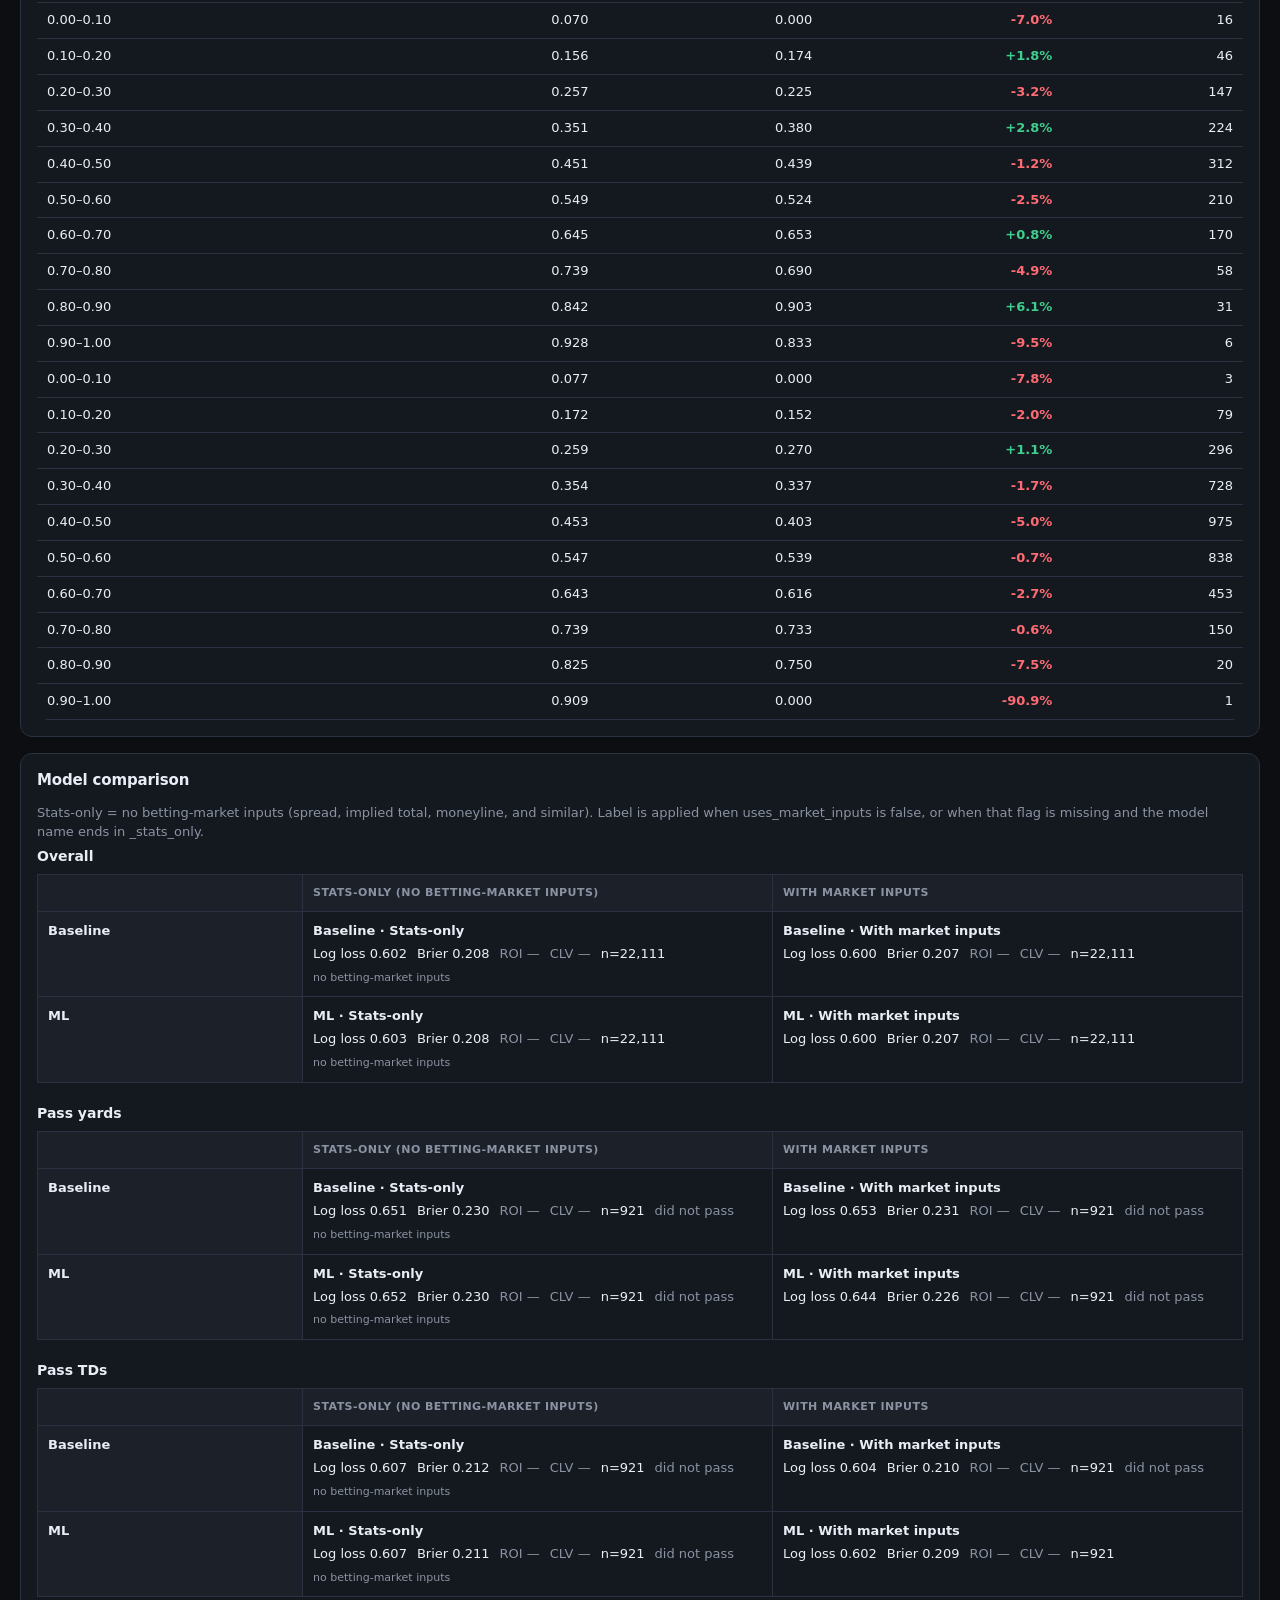
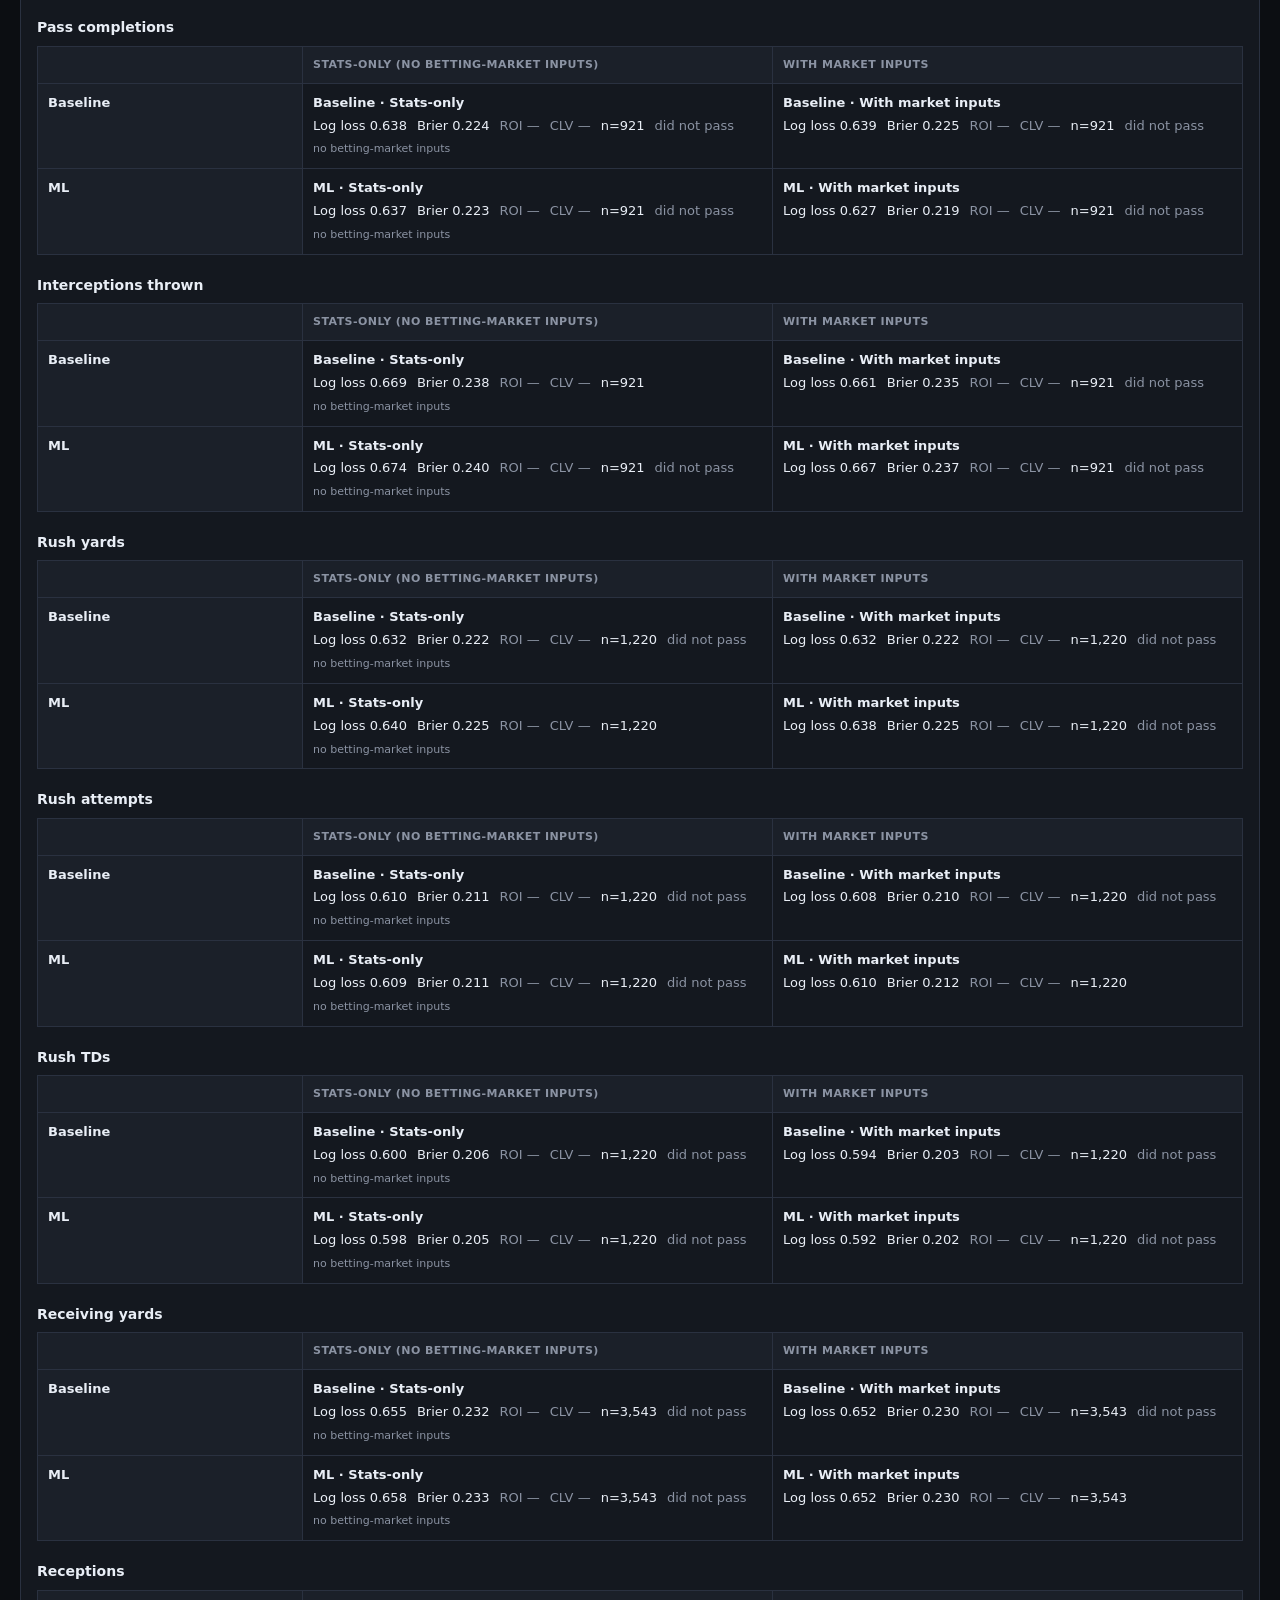
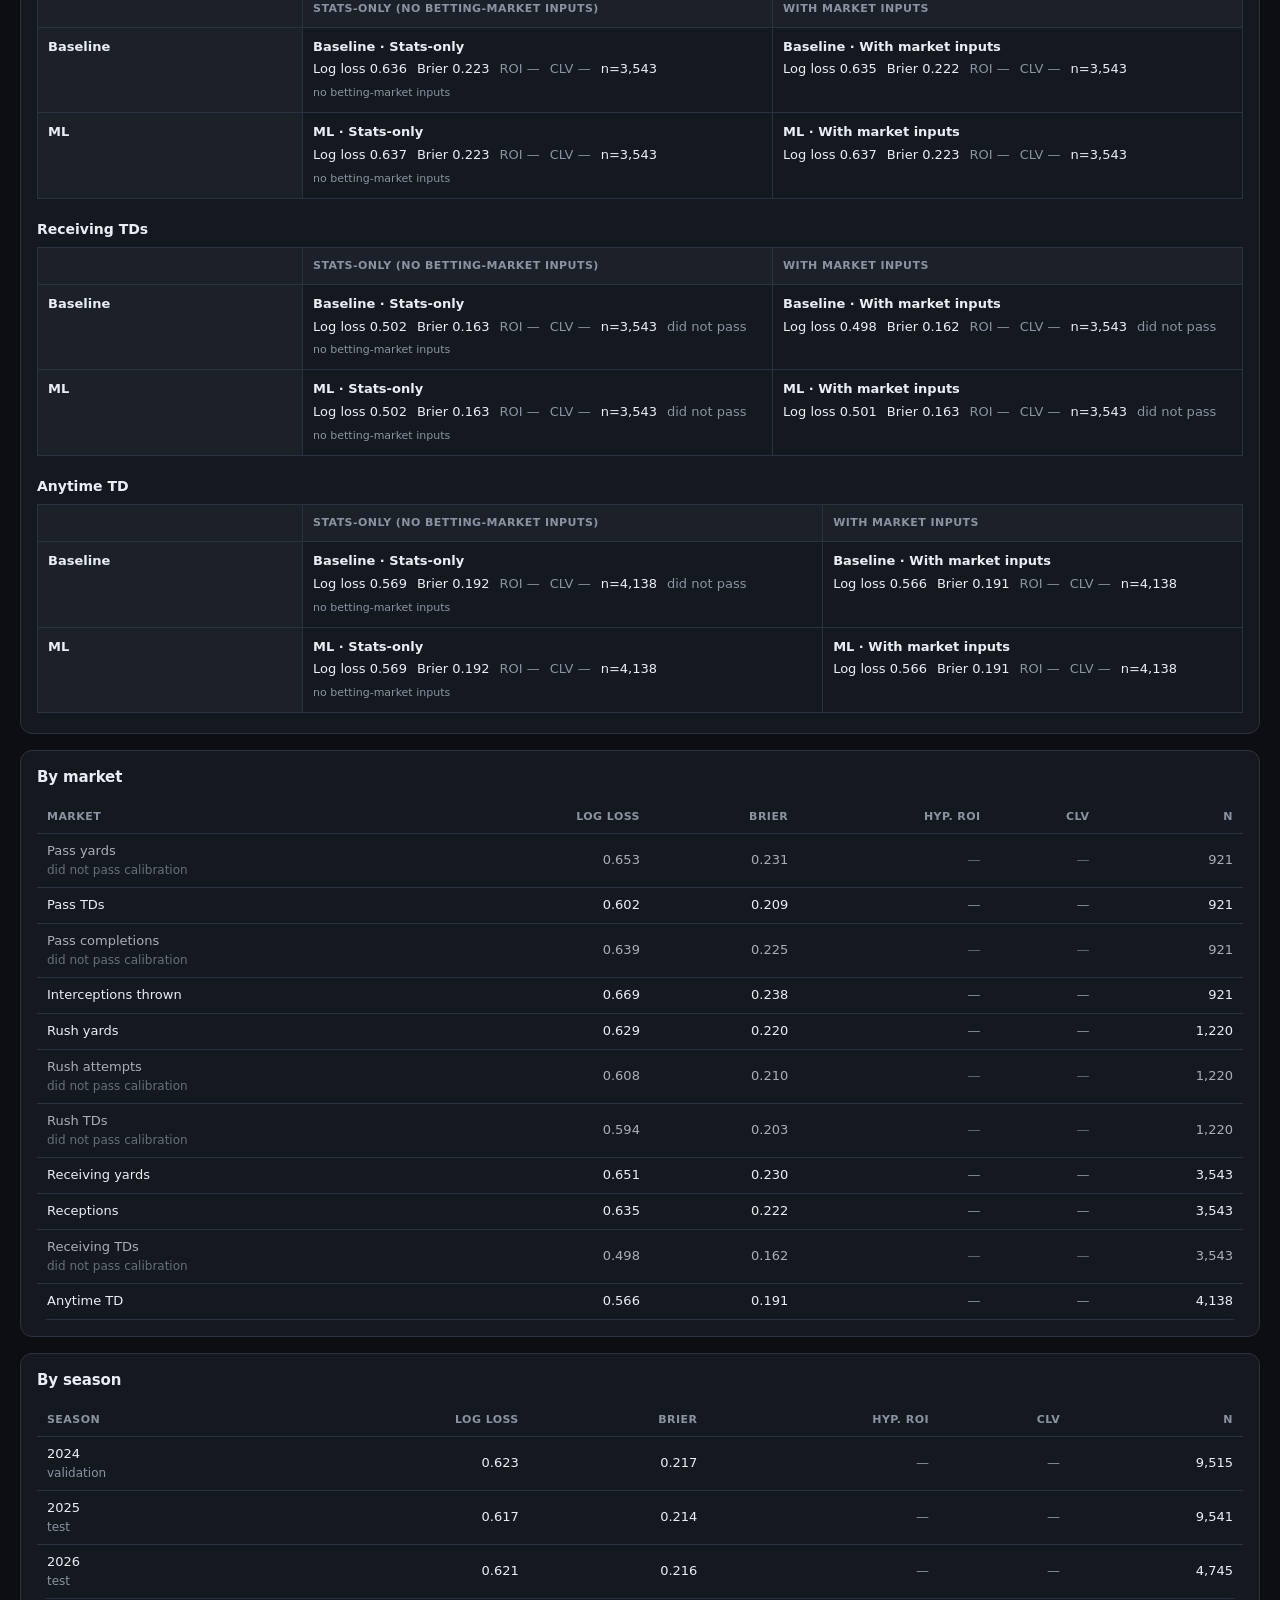
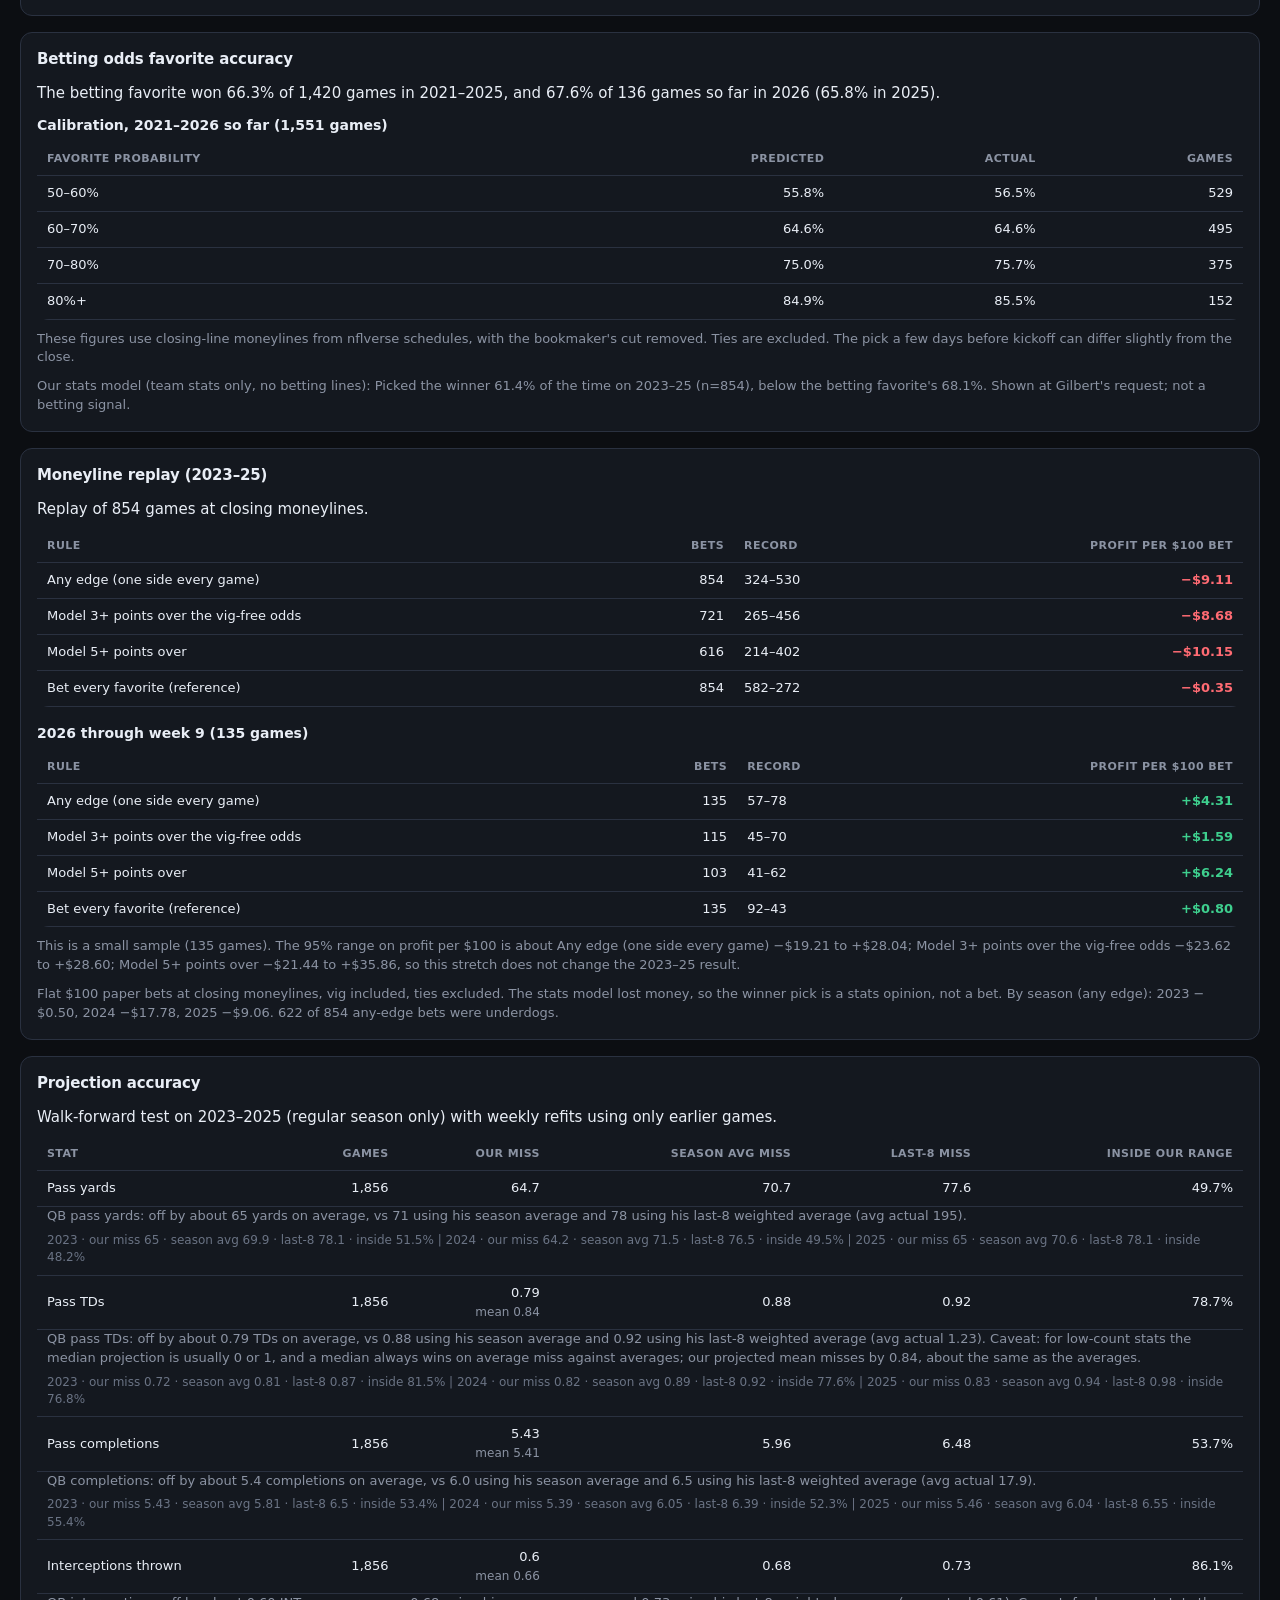
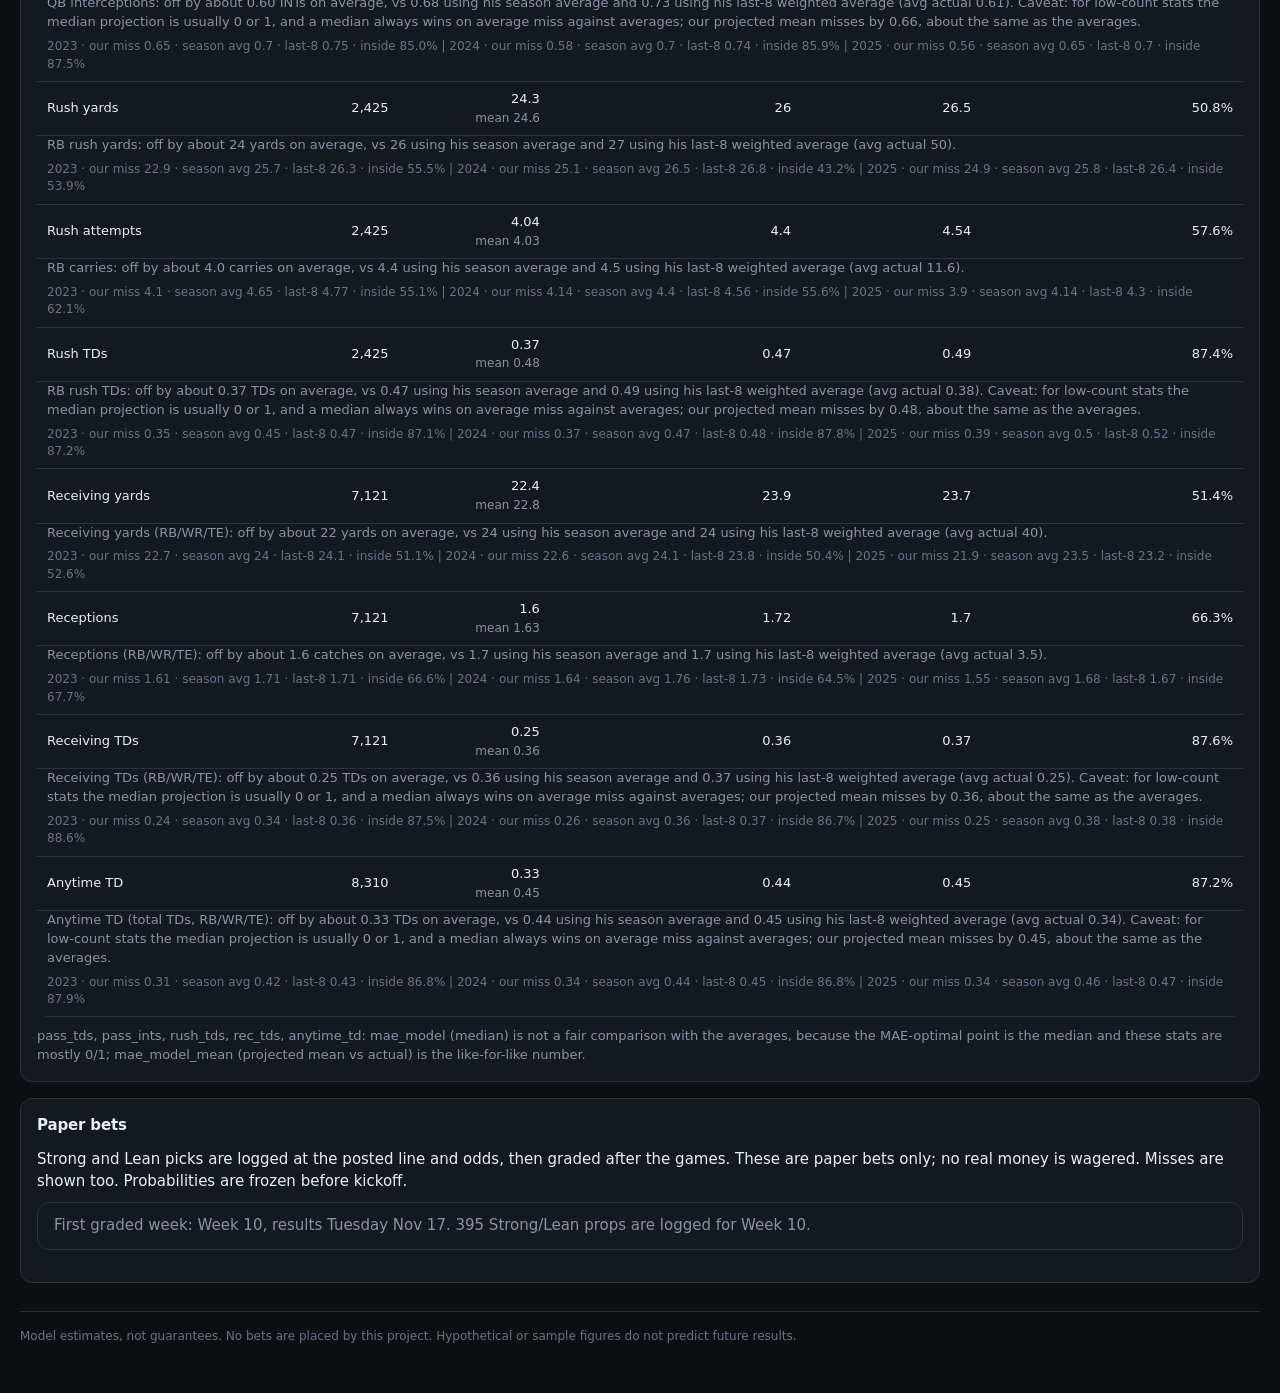
<file: track-record.html>
<!DOCTYPE html>
<html lang="en">
<head>
  <meta charset="utf-8">
  <meta name="viewport" content="width=device-width, initial-scale=1, viewport-fit=cover">
  <title>Track record · NFL Player Props EV</title>
  <meta name="description" content="Model calibration, log loss, Brier score, and hypothetical ROI / CLV for NFL player-prop models. Estimates only, not betting results.">
  <link rel="stylesheet" href="css/styles.css">
  <link rel="icon" href="data:image/svg+xml,%3Csvg xmlns='http://www.w3.org/2000/svg' viewBox='0 0 16 16'%3E%3Crect width='16' height='16' rx='3' fill='%230c0e12'/%3E%3Cpath d='M3 11 L7 5 L10 9 L13 4' fill='none' stroke='%233ecf8e' stroke-width='1.8' stroke-linecap='round' stroke-linejoin='round'/%3E%3C/svg%3E">
</head>
<body class="track-page">
  <header class="site-header">
    <div class="wrap">
      <a class="brand" href="index.html">
        <span class="brand-title">NFL Player Props EV</span>
        <span class="brand-sub">Model estimates · not bets</span>
      </a>
      <nav class="primary" aria-label="Primary">
        <a href="index.html">Best bets</a>
        <a href="projections.html">Projections</a>
        <a href="track-record.html" aria-current="page">Track record</a>
      </nav>
    </div>
  </header>

  <main class="wrap">
    <a class="site-backtest-banner" id="site-backtest-banner" href="#kalshi-backtest">Backtested on 2026 weeks 1–9 at Kalshi prices: break-even. Picks are a paper test, not proven profit.</a>
    <div class="page-meta" id="page-meta"></div>
    <div class="banner empty" id="sample-banner" hidden></div>
    <p class="disclaimer">
      Calibration, log loss, Brier, ROI, and CLV are <strong>hypothetical model backtests</strong>, not live betting results.
      This project does not place bets.
    </p>

    <section class="panel" id="kalshi-backtest">
      <h2>Kalshi backtest, 2026 weeks 1–9</h2>
      <div class="banner empty" id="kalshi-backtest-empty" hidden>No Kalshi weeks 1–9 props backtest has been published yet. It will appear here when the modeler results file is available.</div>
      <div id="kalshi-backtest-content"></div>
    </section>

    <div id="track-content" hidden>
      <div class="metrics" id="metrics"></div>

      <section class="panel">
        <h2>Calibration</h2>
        <div class="chart-wrap" id="calibration-chart"></div>
        <div class="table-wrap" style="border:0;background:transparent;margin-top:12px;">
          <table class="plain" aria-label="Calibration bins">
            <thead>
              <tr>
                <th>Bin</th>
                <th class="num">Predicted</th>
                <th class="num">Actual</th>
                <th class="num">Gap</th>
                <th class="num">N</th>
              </tr>
            </thead>
            <tbody id="cal-tbody"></tbody>
          </table>
        </div>
      </section>


      <section class="panel" id="model-compare-panel" hidden>
        <h2>Model comparison</h2>
        <p class="compare-legend" id="compare-legend"></p>
        <div class="model-compare" id="model-compare"></div>
      </section>

      <section class="panel">
        <h2>By market</h2>
        <div class="table-wrap" style="border:0;background:transparent;">
          <table class="plain" aria-label="Track record by market">
            <thead>
              <tr>
                <th>Market</th>
                <th class="num">Log loss</th>
                <th class="num">Brier</th>
                <th class="num">Hyp. ROI</th>
                <th class="num">CLV</th>
                <th class="num">N</th>
              </tr>
            </thead>
            <tbody id="by-market-tbody"></tbody>
          </table>
        </div>
      </section>

      <section class="panel">
        <h2>By season</h2>
        <div class="table-wrap" style="border:0;background:transparent;">
          <table class="plain" aria-label="Track record by season">
            <thead>
              <tr>
                <th>Season</th>
                <th class="num">Log loss</th>
                <th class="num">Brier</th>
                <th class="num">Hyp. ROI</th>
                <th class="num">CLV</th>
                <th class="num">N</th>
              </tr>
            </thead>
            <tbody id="by-season-tbody"></tbody>
          </table>
        </div>
      </section>
    </div>


    <section class="panel" id="winner-accuracy-panel" hidden>
      <h2 id="winner-accuracy-title">Betting odds favorite accuracy</h2>
      <p class="winner-accuracy-intro" id="winner-accuracy-intro"></p>
      <div class="table-wrap" style="border:0;background:transparent;" id="winner-cal-wrap" hidden>
        <table class="plain" aria-label="Betting odds favorite calibration">
          <thead>
            <tr>
              <th>Favorite probability</th>
              <th class="num">Predicted</th>
              <th class="num">Actual</th>
              <th class="num">Games</th>
            </tr>
          </thead>
          <tbody id="winner-cal-tbody"></tbody>
        </table>
      </div>
      <p class="winner-accuracy-note" id="winner-accuracy-note"></p>
      <p class="winner-accuracy-note" id="winner-model-accuracy" hidden></p>
    </section>

    <section class="panel" id="moneyline-backtest-panel" hidden>
      <h2>Moneyline replay (2023–25)</h2>
      <p class="panel-intro" id="moneyline-backtest-intro"></p>
      <div class="table-wrap" style="border:0;background:transparent;">
        <table class="plain" aria-label="Moneyline replay 2023–25">
          <thead>
            <tr>
              <th>Rule</th>
              <th class="num">Bets</th>
              <th>Record</th>
              <th class="num">Profit per $100 bet</th>
            </tr>
          </thead>
          <tbody id="moneyline-backtest-tbody"></tbody>
        </table>
      </div>
      <div id="moneyline-backtest-extra"></div>
      <p class="panel-note" id="moneyline-backtest-note"></p>
    </section>

    <section class="panel" id="projection-accuracy-panel" hidden>
      <h2>Projection accuracy</h2>
      <p class="panel-intro" id="projection-accuracy-intro"></p>
      <div class="table-wrap" style="border:0;background:transparent;">
        <table class="plain" aria-label="Projection accuracy">
          <thead>
            <tr>
              <th>Stat</th>
              <th class="num">Games</th>
              <th class="num">Our miss</th>
              <th class="num">Season avg miss</th>
              <th class="num">Last-8 miss</th>
              <th class="num">Inside our range</th>
            </tr>
          </thead>
          <tbody id="projection-accuracy-tbody"></tbody>
        </table>
      </div>
      <p class="panel-note" id="projection-accuracy-note"></p>
    </section>


    <section class="panel" id="graded-panel">
      <h2>Paper bets</h2>
      <p class="panel-intro">Strong and Lean picks are logged at the posted line and odds, then graded after the games. These are paper bets only; no real money is wagered. Misses are shown too. Probabilities are frozen before kickoff.</p>
      <div class="banner sample" id="graded-banner" hidden></div>
      <div class="banner empty" id="graded-empty">First graded week: Week 10, results Tuesday Nov 17.</div>
      <div id="graded-tally" hidden></div>
      <div id="graded-content" hidden>
        <h3 style="margin:16px 0 8px;font-size:14px;">Probability buckets</h3>
        <div class="table-wrap" style="border:0;background:transparent;">
          <table class="plain" aria-label="Graded picks by probability bucket">
            <thead>
              <tr>
                <th>Bucket</th>
                <th class="num">Picks</th>
                <th class="num">Hits</th>
                <th class="num">Hit rate</th>
                <th class="num">Avg model prob</th>
                <th class="num">Gap</th>
              </tr>
            </thead>
            <tbody id="graded-buckets-tbody"></tbody>
          </table>
        </div>

        <form class="graded-filters" id="graded-filters" onsubmit="return false;">
          <label>Week
            <select id="graded-week"><option value="">All weeks</option></select>
          </label>
          <label>Market
            <select id="graded-market"><option value="">All markets</option></select>
          </label>
          <label>Result
            <select id="graded-result"><option value="">All results</option></select>
          </label>
          <label>Source
            <select id="graded-source"><option value="">All sources</option></select>
          </label>
        </form>
        <div class="results-bar">
          <span id="graded-count"></span>
          <span class="muted">Click a column to sort. Hits and misses are both listed.</span>
        </div>
        <div class="table-wrap">
          <table class="plain props" id="graded-table" aria-label="Past graded picks">
            <thead id="graded-thead"></thead>
            <tbody id="graded-tbody"></tbody>
          </table>
        </div>
      </div>
    </section>

  </main>

  <footer class="footer">
    Model estimates, not guarantees. No bets are placed by this project. Hypothetical or sample figures do not predict future results.
  </footer>

  <script src="js/common.js"></script>
  <script src="js/projection-accuracy.js"></script>
  <script src="js/kalshi-backtest.js"></script>
  <script src="js/track-record.js"></script>
</body>
</html>
</file>
<file: css/styles.css>
/* NFL Props EV dashboard — static, no build step, no CDN fonts */
:root {
  --bg: #0c0e12;
  --bg-elev: #14181f;
  --bg-elev-2: #1b2029;
  --line: #2a3140;
  --line-strong: #3a4354;
  --text: #e9eef6;
  --muted: #8b93a3;
  --faint: #6a7384;
  --accent: #3ecf8e;
  --accent-dim: rgba(62, 207, 142, 0.14);
  --neg: #ff6b73;
  --neg-dim: rgba(255, 107, 115, 0.14);
  --warn: #f0c14b;
  --warn-bg: #2a230f;
  --warn-line: #5c4a14;
  --link: #7ab6ff;
  --focus: #7ab6ff;
  --shadow: 0 1px 0 rgba(255, 255, 255, 0.04) inset, 0 8px 24px rgba(0, 0, 0, 0.28);
  --radius: 12px;
  --font: ui-sans-serif, system-ui, -apple-system, "Segoe UI", Roboto, "Helvetica Neue", Arial, sans-serif;
  --mono: ui-monospace, "SF Mono", "Cascadia Code", Menlo, Consolas, monospace;
  --header-h: 56px;
}

*, *::before, *::after { box-sizing: border-box; }

html, body {
  margin: 0;
  padding: 0;
  background: var(--bg);
  color: var(--text);
  font-family: var(--font);
  font-size: 15px;
  line-height: 1.45;
  min-height: 100%;
}

body {
  padding-bottom: 48px;
  padding-left: env(safe-area-inset-left);
  padding-right: env(safe-area-inset-right);
}

a { color: var(--link); text-decoration: none; }
a:hover { text-decoration: underline; }

:focus-visible {
  outline: 2px solid var(--focus);
  outline-offset: 2px;
}

.wrap {
  width: min(1240px, calc(100% - 32px));
  margin: 0 auto;
}

/* Header */
.site-header {
  position: sticky;
  top: 0;
  z-index: 20;
  background: color-mix(in srgb, var(--bg) 88%, transparent);
  backdrop-filter: blur(10px);
  border-bottom: 1px solid var(--line);
}

.site-header .wrap {
  display: flex;
  align-items: center;
  justify-content: space-between;
  gap: 16px;
  min-height: var(--header-h);
}

.brand {
  display: flex;
  flex-direction: column;
  gap: 0;
  color: inherit;
  text-decoration: none;
  min-width: 0;
}
.brand:hover { text-decoration: none; }
.brand-title {
  font-weight: 700;
  letter-spacing: -0.02em;
  font-size: 16px;
}
.brand-sub {
  color: var(--muted);
  font-size: 11px;
  letter-spacing: 0.04em;
  text-transform: uppercase;
}

nav.primary {
  display: flex;
  gap: 4px;
}
nav.primary a {
  color: var(--muted);
  padding: 8px 12px;
  border-radius: 8px;
  font-size: 14px;
  font-weight: 550;
  text-decoration: none;
}
nav.primary a:hover { color: var(--text); background: var(--bg-elev-2); }
nav.primary a[aria-current="page"] {
  color: var(--text);
  background: var(--bg-elev-2);
}

/* Banners & meta */
.page-meta {
  display: flex;
  flex-wrap: wrap;
  gap: 8px 18px;
  align-items: baseline;
  margin: 20px 0 12px;
  color: var(--muted);
  font-size: 13px;
}
.page-meta strong { color: var(--text); font-weight: 650; }

.banner {
  border-radius: var(--radius);
  padding: 12px 16px;
  margin: 0 0 16px;
  border: 1px solid var(--line);
  background: var(--bg-elev);
}
.banner.sample {
  background: var(--warn-bg);
  border-color: var(--warn-line);
  color: #f8e7b0;
  font-weight: 600;
}
.banner.sample strong { color: var(--warn); }
.banner.empty { color: var(--muted); }
.banner.err { border-color: #5a2a2e; background: #1c1012; color: #ffb0b4; }

.disclaimer {
  color: var(--muted);
  font-size: 13px;
  margin: 0 0 20px;
}

/* Filters */
.filters {
  display: grid;
  grid-template-columns: repeat(6, minmax(0, 1fr));
  gap: 10px 12px;
  padding: 14px;
  background: var(--bg-elev);
  border: 1px solid var(--line);
  border-radius: var(--radius);
  margin-bottom: 14px;
}
.filters label {
  display: flex;
  flex-direction: column;
  gap: 4px;
  font-size: 11px;
  font-weight: 600;
  letter-spacing: 0.04em;
  text-transform: uppercase;
  color: var(--muted);
  min-width: 0;
}
.filters .span-2 { grid-column: span 2; }
.filters input[type="search"],
.filters input[type="number"],
.filters select {
  width: 100%;
  height: 40px;
  border-radius: 8px;
  border: 1px solid var(--line);
  background: var(--bg);
  color: var(--text);
  font: inherit;
  font-size: 16px; /* avoid iOS zoom */
  padding: 0 10px;
  appearance: none;
}
.filters input[type="range"] {
  width: 100%;
  accent-color: var(--accent);
}
.edge-row {
  display: grid;
  grid-template-columns: 1fr 72px;
  gap: 8px;
  align-items: center;
}
.toggle {
  display: flex;
  flex-direction: row !important;
  align-items: center;
  gap: 8px;
  text-transform: none;
  letter-spacing: 0;
  font-size: 13px;
  font-weight: 500;
  color: var(--text);
  grid-column: 1 / -1;
}
.toggle input { width: 18px; height: 18px; accent-color: var(--accent); flex: none; }

.results-bar {
  display: flex;
  justify-content: space-between;
  align-items: baseline;
  gap: 12px;
  margin: 0 0 10px;
  color: var(--muted);
  font-size: 13px;
}

/* Table (desktop) */
.table-wrap {
  overflow-x: auto;
  border: 1px solid var(--line);
  border-radius: var(--radius);
  background: var(--bg-elev);
  -webkit-overflow-scrolling: touch;
}
table.props {
  width: 100%;
  border-collapse: collapse;
  font-size: 13px;
  font-variant-numeric: tabular-nums;
}
table.props th, table.props td {
  padding: 10px 10px;
  text-align: left;
  vertical-align: top;
  border-bottom: 1px solid var(--line);
  white-space: nowrap;
}
table.props th {
  position: sticky;
  top: 0;
  background: var(--bg-elev-2);
  color: var(--muted);
  font-size: 11px;
  font-weight: 650;
  letter-spacing: 0.04em;
  text-transform: uppercase;
  cursor: pointer;
  user-select: none;
}
table.props th[aria-sort="ascending"]::after { content: " \25B2"; color: var(--accent); }
table.props th[aria-sort="descending"]::after { content: " \25BC"; color: var(--accent); }
table.props th.num, table.props td.num { text-align: right; }
table.props td.wrap, table.props th.wrap { white-space: normal; min-width: 140px; max-width: 240px; }
table.props tbody tr:hover { background: rgba(255, 255, 255, 0.025); }
table.props tbody tr.failed { opacity: 0.7; }
table.props tbody tr:last-child td { border-bottom: 0; }

.player-cell { font-weight: 650; }
.sub {
  display: block;
  color: var(--muted);
  font-size: 12px;
  font-weight: 400;
  margin-top: 1px;
  white-space: normal;
}
.pill {
  display: inline-block;
  padding: 1px 7px;
  border-radius: 999px;
  border: 1px solid var(--line);
  background: var(--bg);
  font-size: 11px;
  font-weight: 650;
  letter-spacing: 0.02em;
  text-transform: uppercase;
  color: var(--muted);
}
.pill.over { color: var(--accent); border-color: #245c45; background: var(--accent-dim); }
.pill.under { color: #9db7ff; border-color: #2a3a5c; background: rgba(122, 182, 255, 0.1); }
.pos { font-weight: 700; color: var(--muted); font-size: 12px; }

.pos-ev, .pos-edge { color: var(--accent); font-weight: 650; }
.neg-ev, .neg-edge { color: var(--neg); font-weight: 650; }
.muted { color: var(--muted); }

/* Cards (mobile) */
.cards { display: none; }
.card {
  background: var(--bg-elev);
  border: 1px solid var(--line);
  border-radius: var(--radius);
  padding: 14px;
  margin-bottom: 10px;
  box-shadow: var(--shadow);
}
.card.failed { opacity: 0.75; }
.card-top {
  display: flex;
  justify-content: space-between;
  gap: 12px;
  align-items: flex-start;
}
.card-ev {
  font-variant-numeric: tabular-nums;
  font-weight: 700;
  font-size: 18px;
  text-align: right;
  white-space: nowrap;
}
.card-grid {
  display: grid;
  grid-template-columns: 1fr 1fr;
  gap: 8px 12px;
  margin-top: 12px;
  font-size: 13px;
  font-variant-numeric: tabular-nums;
}
.card-grid .label {
  display: block;
  font-size: 10px;
  text-transform: uppercase;
  letter-spacing: 0.04em;
  color: var(--faint);
  font-weight: 650;
}
.card-why {
  margin-top: 12px;
  color: var(--muted);
  font-size: 13px;
  white-space: normal;
}

.empty-state {
  text-align: center;
  color: var(--muted);
  padding: 36px 16px;
}

/* Track record */
.metrics {
  display: grid;
  grid-template-columns: repeat(5, minmax(0, 1fr));
  gap: 10px;
  margin: 0 0 20px;
}
.metric {
  background: var(--bg-elev);
  border: 1px solid var(--line);
  border-radius: var(--radius);
  padding: 14px 16px;
}
.metric .label {
  color: var(--muted);
  font-size: 11px;
  font-weight: 650;
  letter-spacing: 0.04em;
  text-transform: uppercase;
}
.metric .value {
  font-size: 22px;
  font-weight: 700;
  letter-spacing: -0.03em;
  font-variant-numeric: tabular-nums;
  margin-top: 4px;
}
.metric .hint { color: var(--faint); font-size: 11px; margin-top: 2px; }

.panel {
  background: var(--bg-elev);
  border: 1px solid var(--line);
  border-radius: var(--radius);
  padding: 16px;
  margin-bottom: 16px;
}
.panel h2 {
  margin: 0 0 12px;
  font-size: 15px;
  letter-spacing: -0.01em;
}

.chart-wrap { width: 100%; overflow: auto; }
.chart-wrap svg { display: block; width: 100%; height: auto; max-width: 720px; margin: 0 auto; }
.chart-caption { color: var(--muted); font-size: 12px; margin-top: 8px; }

table.plain {
  width: 100%;
  border-collapse: collapse;
  font-variant-numeric: tabular-nums;
  font-size: 13px;
}
table.plain th, table.plain td {
  text-align: left;
  padding: 8px 10px;
  border-bottom: 1px solid var(--line);
}
table.plain th {
  color: var(--muted);
  font-size: 11px;
  text-transform: uppercase;
  letter-spacing: 0.04em;
}
table.plain th.num, table.plain td.num { text-align: right; }
table.plain tr.failed td { opacity: 0.7; }

.footer {
  width: min(1240px, calc(100% - 32px));
  margin: 28px auto 0;
  color: var(--faint);
  font-size: 12px;
  border-top: 1px solid var(--line);
  padding-top: 16px;
}

/* Responsive */
@media (max-width: 1020px) {
  .filters { grid-template-columns: repeat(3, minmax(0, 1fr)); }
  .filters .span-2 { grid-column: span 1; }
  .metrics { grid-template-columns: repeat(3, minmax(0, 1fr)); }
}

@media (max-width: 760px) {
  .wrap { width: min(100% - 20px, 1240px); }
  .table-wrap { display: none; }
  .cards { display: block; }
  .filters { grid-template-columns: 1fr 1fr; padding: 12px; }
  .filters .span-2 { grid-column: span 2; }
  .metrics { grid-template-columns: 1fr 1fr; }
  .brand-sub { display: none; }
  table.plain { font-size: 12px; }
}

@media (max-width: 420px) {
  .metrics { grid-template-columns: 1fr; }
  .card-grid { grid-template-columns: 1fr 1fr; }
}

.chips {
  display: flex;
  flex-wrap: wrap;
  gap: 4px;
  margin-top: 6px;
}
.chip {
  display: inline-block;
  padding: 1px 7px;
  border-radius: 999px;
  border: 1px solid var(--line-strong);
  background: var(--bg-elev-2);
  color: var(--muted);
  font-size: 11px;
  font-weight: 600;
  letter-spacing: 0.01em;
  white-space: nowrap;
  font-variant-numeric: tabular-nums;
}

/* Model comparison (2×2 Baseline/ML × Stats-only/With market) */
.model-compare { display: flex; flex-direction: column; gap: 16px; }
.compare-legend {
  color: var(--muted);
  font-size: 13px;
  margin: 0 0 4px;
}
.compare-table {
  width: 100%;
  border-collapse: collapse;
  font-variant-numeric: tabular-nums;
  font-size: 13px;
  margin-top: 8px;
}
.compare-table th, .compare-table td {
  border: 1px solid var(--line);
  padding: 10px 10px;
  vertical-align: top;
  text-align: left;
}
.compare-table thead th {
  background: var(--bg-elev-2);
  color: var(--muted);
  font-size: 11px;
  letter-spacing: 0.04em;
  text-transform: uppercase;
  font-weight: 650;
}
.compare-table .stub {
  width: 22%;
  font-weight: 650;
  background: var(--bg-elev-2);
}
.compare-cell .cell-name {
  font-weight: 650;
  margin-bottom: 4px;
}
.compare-cell .metrics-line { color: var(--text); }
.compare-cell .metrics-line span { margin-right: 10px; white-space: nowrap; }
.compare-cell .tag {
  display: inline-block;
  margin-top: 6px;
  font-size: 11px;
  color: var(--muted);
}
.compare-cell.empty { color: var(--faint); font-style: italic; }
.compare-market { margin-bottom: 4px; }
.compare-market h3 {
  margin: 0 0 6px;
  font-size: 14px;
  font-weight: 650;
}
.other-models { margin-top: 8px; overflow-x: auto; }

@media (max-width: 760px) {
  .compare-table { font-size: 12px; }
  .compare-table .stub { width: auto; }
  .compare-cell .metrics-line span { display: block; margin: 0 0 2px; }
}

/* Graded picks */
.badge {
  display: inline-block;
  padding: 1px 8px;
  border-radius: 999px;
  font-size: 11px;
  font-weight: 700;
  letter-spacing: 0.03em;
  text-transform: uppercase;
  border: 1px solid var(--line);
}
.badge.hit { color: var(--accent); background: var(--accent-dim); border-color: #245c45; }
.badge.miss { color: var(--neg); background: var(--neg-dim); border-color: #5a2a2e; }
.badge.push { color: var(--warn); background: var(--warn-dim); border-color: var(--warn-line); }
.badge.void { color: var(--muted); background: var(--bg); border-color: var(--line-strong); }
.badge.invalid { color: #f8e7b0; background: var(--warn-bg); border-color: var(--warn-line); }
tr.invalid td, .card.invalid { opacity: 0.85; }
.graded-filters {
  display: grid;
  grid-template-columns: repeat(4, minmax(0, 1fr));
  gap: 10px 12px;
  margin: 12px 0;
}
.graded-filters label {
  display: flex;
  flex-direction: column;
  gap: 4px;
  font-size: 11px;
  font-weight: 600;
  letter-spacing: 0.04em;
  text-transform: uppercase;
  color: var(--muted);
}
.graded-filters select {
  width: 100%;
  height: 40px;
  border-radius: 8px;
  border: 1px solid var(--line);
  background: var(--bg);
  color: var(--text);
  font: inherit;
  font-size: 16px;
  padding: 0 10px;
}
@media (max-width: 760px) {
  .graded-filters { grid-template-columns: 1fr 1fr; }
}

/* Keep track-record tables visible on small screens (dashboard uses cards instead). */
.track-page .table-wrap {
  display: block;
  overflow-x: auto;
  -webkit-overflow-scrolling: touch;
}

.howto {
  background: var(--bg-elev);
  border: 1px solid var(--line);
  border-radius: var(--radius);
  padding: 14px 16px;
  margin: 0 0 16px;
}
.howto h2 {
  margin: 0 0 8px;
  font-size: 14px;
  letter-spacing: -0.01em;
}
.howto ul {
  margin: 0;
  padding-left: 18px;
  color: var(--muted);
  font-size: 13px;
}
.howto li { margin: 0 0 6px; }
.howto li:last-child { margin-bottom: 0; }
.badge.unverified { color: #f8e7b0; background: var(--warn-bg); border-color: var(--warn-line); }
.badge.tier-strong { color: var(--accent); background: var(--accent-dim); border-color: #245c45; }
.badge.tier-lean { color: #f0c14b; background: var(--warn-dim); border-color: var(--warn-line); }
.badge.tier-pass { color: var(--muted); background: var(--bg); border-color: var(--line-strong); }

.badge.check { color: #f8e7b0; background: var(--warn-bg); border-color: var(--warn-line); }
.badge.thin { color: #9db7ff; background: rgba(122, 182, 255, 0.12); border-color: #2a3a5c; }

/* Header week selector */
.header-right {
  display: flex;
  align-items: center;
  gap: 12px;
  flex-wrap: wrap;
  justify-content: flex-end;
}
.week-select {
  display: flex;
  align-items: center;
  gap: 8px;
  font-size: 12px;
  font-weight: 650;
  letter-spacing: 0.04em;
  text-transform: uppercase;
  color: var(--muted);
}
.week-select select {
  height: 36px;
  border-radius: 8px;
  border: 1px solid var(--line);
  background: var(--bg-elev);
  color: var(--text);
  font: inherit;
  font-size: 14px;
  text-transform: none;
  letter-spacing: 0;
  font-weight: 600;
  padding: 0 8px;
  min-width: 140px;
}

/* Games section */
.games-section { margin: 0 0 22px; }
.section-head {
  display: flex;
  align-items: baseline;
  justify-content: space-between;
  gap: 12px;
  margin: 0 0 10px;
}
.section-head h2 { margin: 0; font-size: 16px; letter-spacing: -0.02em; }
.games-grid {
  display: grid;
  grid-template-columns: repeat(auto-fill, minmax(220px, 1fr));
  gap: 10px;
}
.game-card {
  display: block;
  background: var(--bg-elev);
  border: 1px solid var(--line);
  border-radius: var(--radius);
  padding: 14px;
  color: inherit;
  text-decoration: none;
  box-shadow: var(--shadow);
}
.game-card:hover, .game-card:focus-within {
  border-color: var(--line-strong);
  text-decoration: none;
  background: var(--bg-elev-2);
}
.game-card-link {
  display: block;
  color: inherit;
  text-decoration: none;
}
.game-card-link:hover { text-decoration: none; }
.game-card-matchup {
  font-weight: 700;
  font-size: 16px;
  letter-spacing: -0.02em;
}
.game-card-counts {
  margin-top: 10px;
  color: var(--muted);
  font-size: 13px;
}

/* Column tooltips */
th { white-space: nowrap; }
.tip {
  display: inline-flex;
  align-items: center;
  justify-content: center;
  width: 16px;
  height: 16px;
  margin-left: 4px;
  padding: 0;
  border-radius: 50%;
  border: 1px solid var(--line-strong);
  background: var(--bg);
  color: var(--muted);
  font-size: 10px;
  font-weight: 700;
  cursor: help;
  position: relative;
  vertical-align: middle;
}
.tip-bubble {
  display: none;
  position: absolute;
  left: 50%;
  top: calc(100% + 6px);
  transform: translateX(-50%);
  z-index: 30;
  width: 240px;
  padding: 8px 10px;
  border-radius: 8px;
  border: 1px solid var(--line-strong);
  background: #1b2029;
  color: var(--text);
  font-size: 12px;
  font-weight: 500;
  letter-spacing: 0;
  text-transform: none;
  line-height: 1.4;
  text-align: left;
  box-shadow: 0 8px 24px rgba(0,0,0,0.4);
  white-space: normal;
}
.tip[aria-expanded="true"] .tip-bubble { display: block; }

/* More details: hide .detail columns unless enabled (desktop table). */
body:not(.more-details) table.props th.detail,
body:not(.more-details) table.props td.detail,
body:not(.more-details) .detail-only { display: none; }

.toggle.inline {
  flex-direction: row !important;
  grid-column: auto;
  text-transform: none;
  letter-spacing: 0;
  font-size: 13px;
  font-weight: 500;
  color: var(--text);
  display: flex;
  align-items: center;
  gap: 6px;
}

/* Game page */
.back-row { margin: 16px 0 0; font-size: 14px; }
.game-title { margin: 8px 0 0; font-size: 28px; letter-spacing: -0.03em; }
.game-kickoff { margin: 4px 0 16px; color: var(--muted); }
.player-chips {
  display: flex;
  flex-wrap: wrap;
  gap: 6px;
  margin: 0 0 12px;
}
.chip-btn {
  border: 1px solid var(--line);
  background: var(--bg-elev);
  color: var(--text);
  border-radius: 999px;
  padding: 6px 10px;
  font: inherit;
  font-size: 13px;
  cursor: pointer;
}
.chip-btn.on, .chip-btn:hover {
  border-color: var(--line-strong);
  background: var(--bg-elev-2);
}

@media (max-width: 760px) {
  .header-right { width: 100%; justify-content: space-between; }
  .game-title { font-size: 22px; }
  .tip-bubble { width: 200px; left: auto; right: 0; transform: none; }
}

.pager {
  display: flex;
  gap: 10px;
  justify-content: center;
  margin: 16px 0 8px;
}
.pager-btn {
  appearance: none;
  border: 1px solid var(--line);
  background: var(--panel);
  color: var(--text);
  border-radius: 8px;
  padding: 8px 14px;
  font: inherit;
  cursor: pointer;
}
.pager-btn:hover { border-color: var(--accent); }

.game-winner {
  margin-top: 8px;
  font-size: 13px;
  line-height: 1.4;
  color: var(--text);
}
.game-winner strong { font-weight: 700; }
.game-winner .tip { margin-left: 6px; vertical-align: middle; }
.game-card .game-winner { margin-top: 8px; margin-bottom: 0; }
.game-card .tip-bubble {
  width: 200px;
  left: auto;
  right: 0;
  transform: none;
}
#game-winner {
  margin: 4px 0 12px;
  font-size: 16px;
}
#winner-accuracy-panel .winner-accuracy-intro { margin: 0 0 10px; }
#winner-accuracy-panel .winner-accuracy-note { margin: 10px 0 0; color: var(--muted); font-size: 13px; }

.winner-cal-label { font-size: 14px; font-weight: 600; margin: 0 0 8px; }

.panel-intro { margin: 0 0 10px; }
.panel-note { margin: 10px 0 0; color: var(--muted); font-size: 13px; line-height: 1.45; }
.tally-heading { margin: 16px 0 8px; font-size: 14px; font-weight: 600; }
#graded-tally { margin-top: 8px; }
#moneyline-backtest-extra { margin-top: 8px; }
#kalshi-backtest-content { margin-top: 8px; }

table.props td.proj, table.props th[data-key="projection"] {
  white-space: nowrap;
  font-variant-numeric: tabular-nums;
}

/* Projections page */
.proj-search { margin: 0 0 16px; }
.proj-kickoff { margin: -6px 0 12px; color: var(--muted); font-size: 13px; }
.proj-game h2 { margin: 0 0 4px; font-size: 18px; }
.proj-game h2 a { color: inherit; text-decoration: none; }
.proj-game h2 a:hover { color: var(--accent); }
.proj-players { display: flex; flex-direction: column; gap: 10px; }
.proj-player {
  background: var(--bg);
  border: 1px solid var(--line);
  border-radius: 10px;
  padding: 10px 12px;
}
.proj-stats {
  display: grid;
  grid-template-columns: repeat(auto-fill, minmax(140px, 1fr));
  gap: 8px 12px;
  margin-top: 8px;
}
.proj-stat .label {
  display: block;
  font-size: 10px;
  text-transform: uppercase;
  letter-spacing: 0.04em;
  color: var(--faint);
  font-weight: 650;
}
.proj-val {
  font-variant-numeric: tabular-nums;
  font-weight: 650;
}
.proj-flag {
  display: inline-block;
  margin-left: 6px;
  font-size: 10px;
  text-transform: uppercase;
  letter-spacing: 0.03em;
  color: var(--muted);
  border: 1px solid var(--line);
  border-radius: 999px;
  padding: 0 6px;
  font-weight: 650;
}
@media (max-width: 760px) {
  .proj-stats { grid-template-columns: 1fr 1fr; }
  nav.primary a { padding: 8px 8px; font-size: 13px; }
}

/* Projection accuracy detail rows */
tr.acc-detail td {
  border-top: 0;
  padding-top: 0;
  color: var(--muted);
  font-size: 13px;
  white-space: normal;
}
.acc-plain { margin: 0 0 6px; }
.acc-seasons { font-size: 12px; color: var(--faint); }

/* Parlays */
.parlay-panel { margin: 16px 0 22px; }
.parlay-list {
  display: grid;
  grid-template-columns: repeat(auto-fit, minmax(260px, 1fr));
  gap: 12px;
  margin-top: 10px;
}
.parlay-card {
  background: var(--bg);
  border: 1px solid var(--line);
  border-radius: 10px;
  padding: 12px;
}
.parlay-card h3 {
  margin: 0 0 8px;
  font-size: 15px;
}
.parlay-metrics {
  display: grid;
  grid-template-columns: repeat(3, minmax(0, 1fr));
  gap: 8px;
  font-variant-numeric: tabular-nums;
  font-size: 13px;
}
.parlay-metrics .label {
  display: block;
  font-size: 10px;
  text-transform: uppercase;
  letter-spacing: 0.04em;
  color: var(--faint);
  font-weight: 650;
}
.parlay-legs {
  margin: 10px 0 0;
  padding-left: 18px;
  font-size: 13px;
}
.parlay-legs li { margin: 0 0 4px; }
@media (max-width: 760px) {
  .parlay-metrics { grid-template-columns: 1fr 1fr 1fr; }
  .parlay-list { grid-template-columns: 1fr; }
}

/* Site-wide Kalshi weeks 1–9 paper-test banner */
.site-backtest-banner {
  display: block;
  margin: 10px 0 12px;
  padding: 8px 12px;
  border: 1px solid var(--line);
  border-radius: var(--radius);
  background: var(--bg-elev);
  color: var(--text);
  font-size: 13px;
  line-height: 1.35;
  font-weight: 550;
  text-decoration: none;
}
a.site-backtest-banner:hover { text-decoration: underline; color: var(--text); }
#kalshi-backtest { scroll-margin-top: calc(var(--header-h, 56px) + 12px); }
.parlay-metrics .sublabel {
  display: block;
  font-size: 10px;
  text-transform: none;
  letter-spacing: 0;
  color: var(--muted);
  font-weight: 500;
  line-height: 1.3;
  margin-top: 1px;
}
@media (max-width: 640px) {
  .site-backtest-banner {
    font-size: 12px;
    padding: 7px 10px;
    margin: 8px 0 10px;
    line-height: 1.35;
  }
}
</file>
